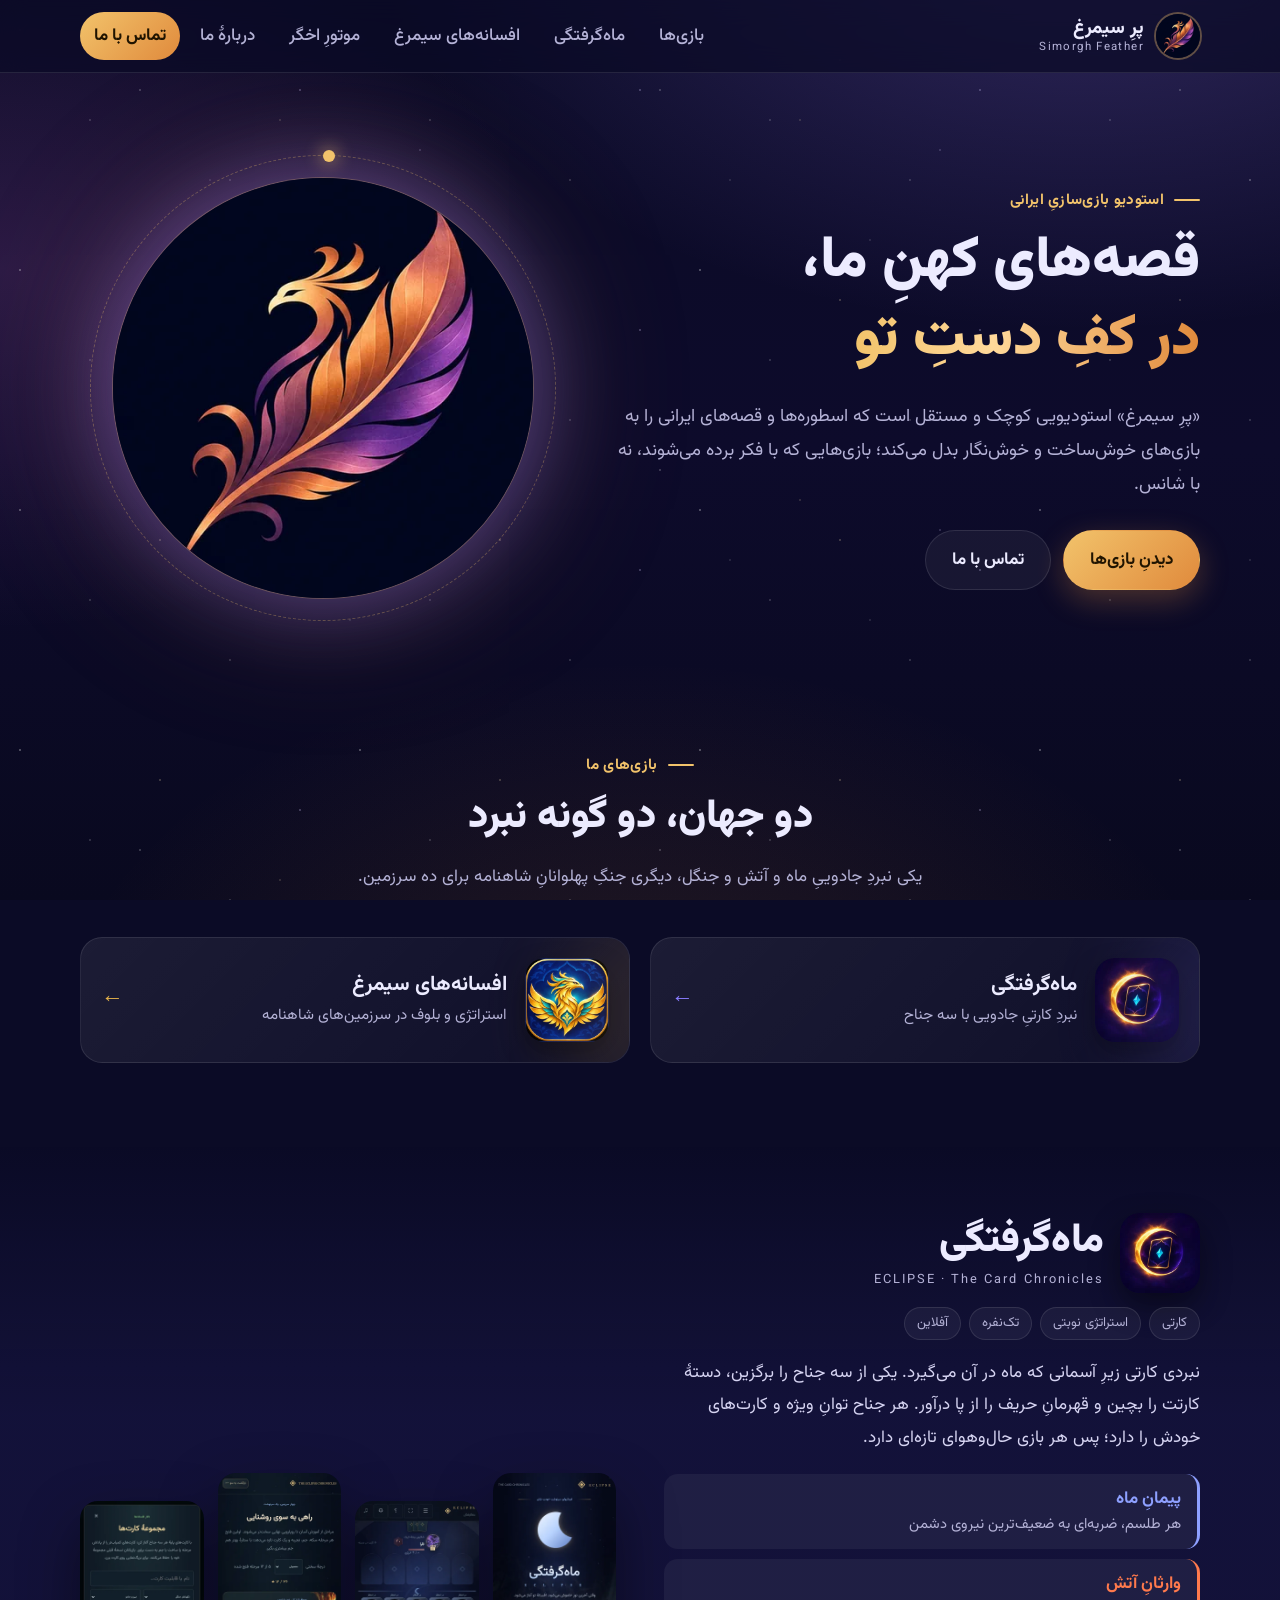
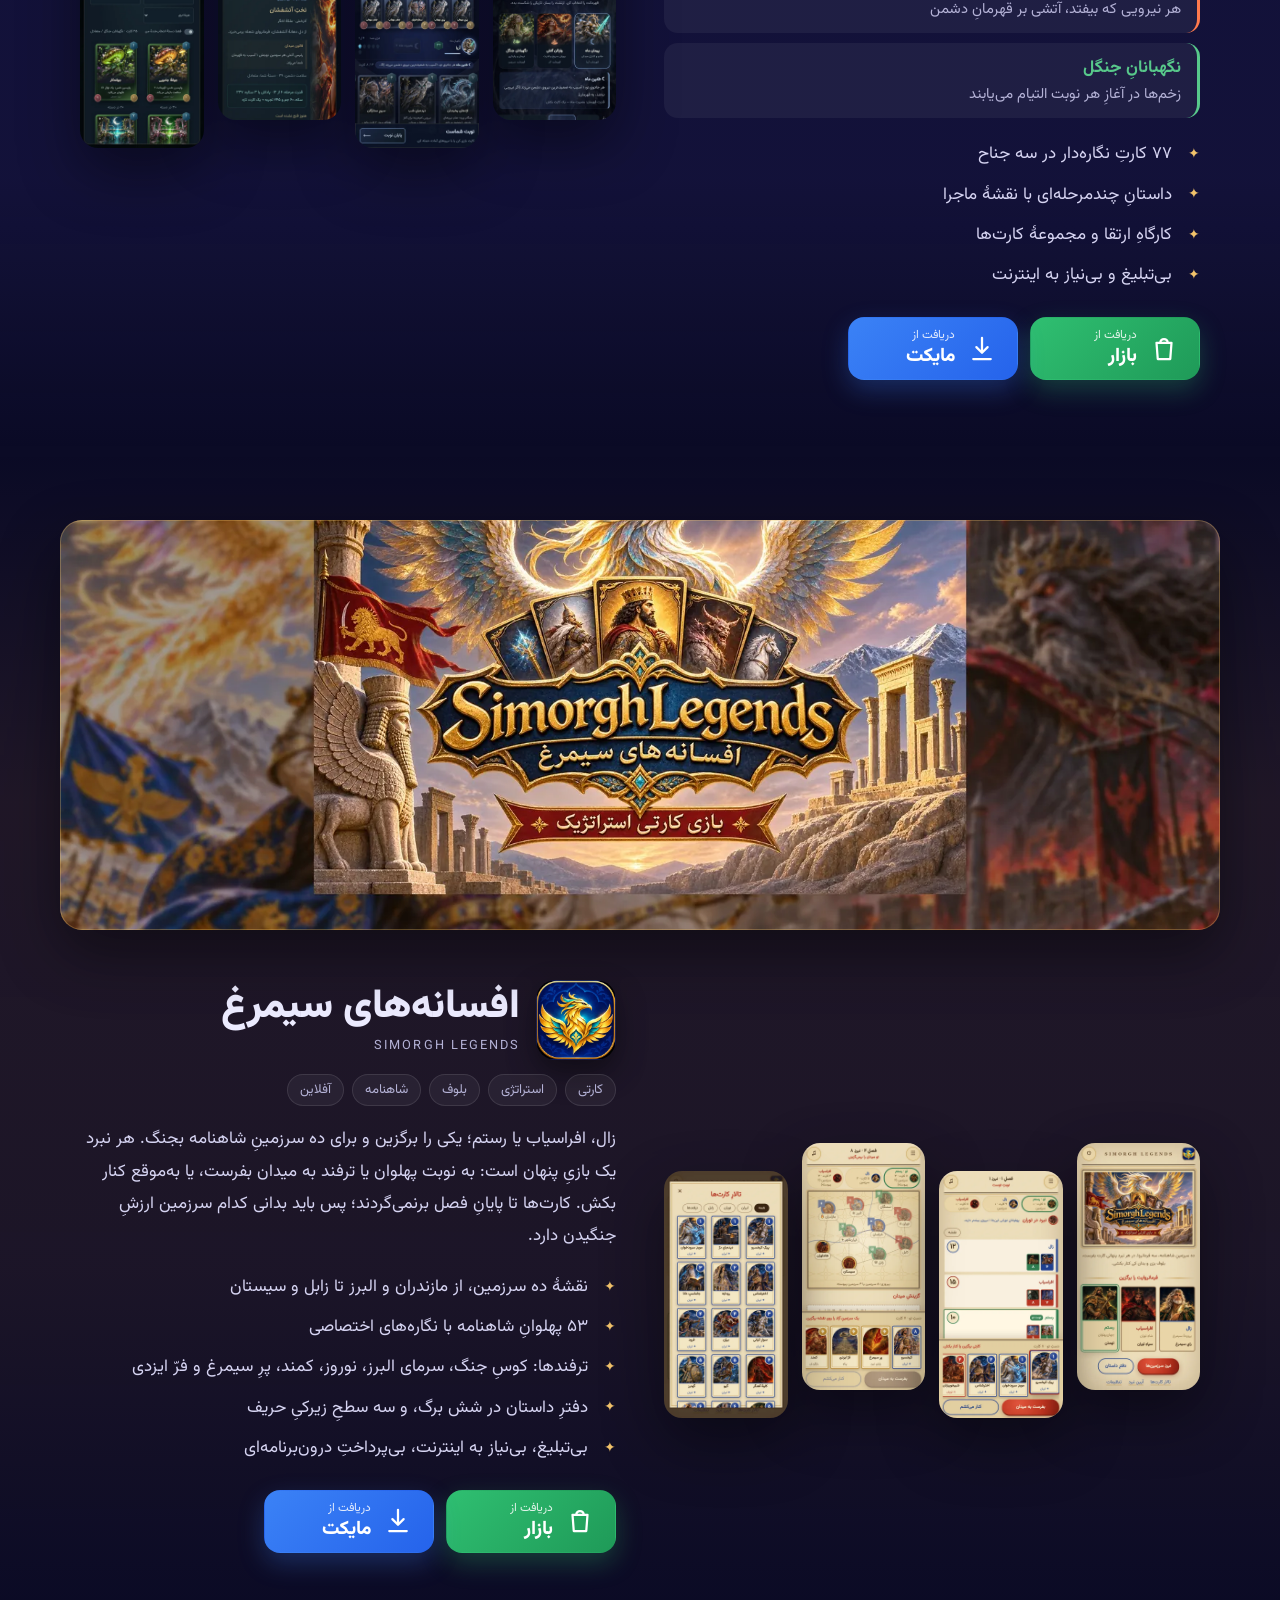
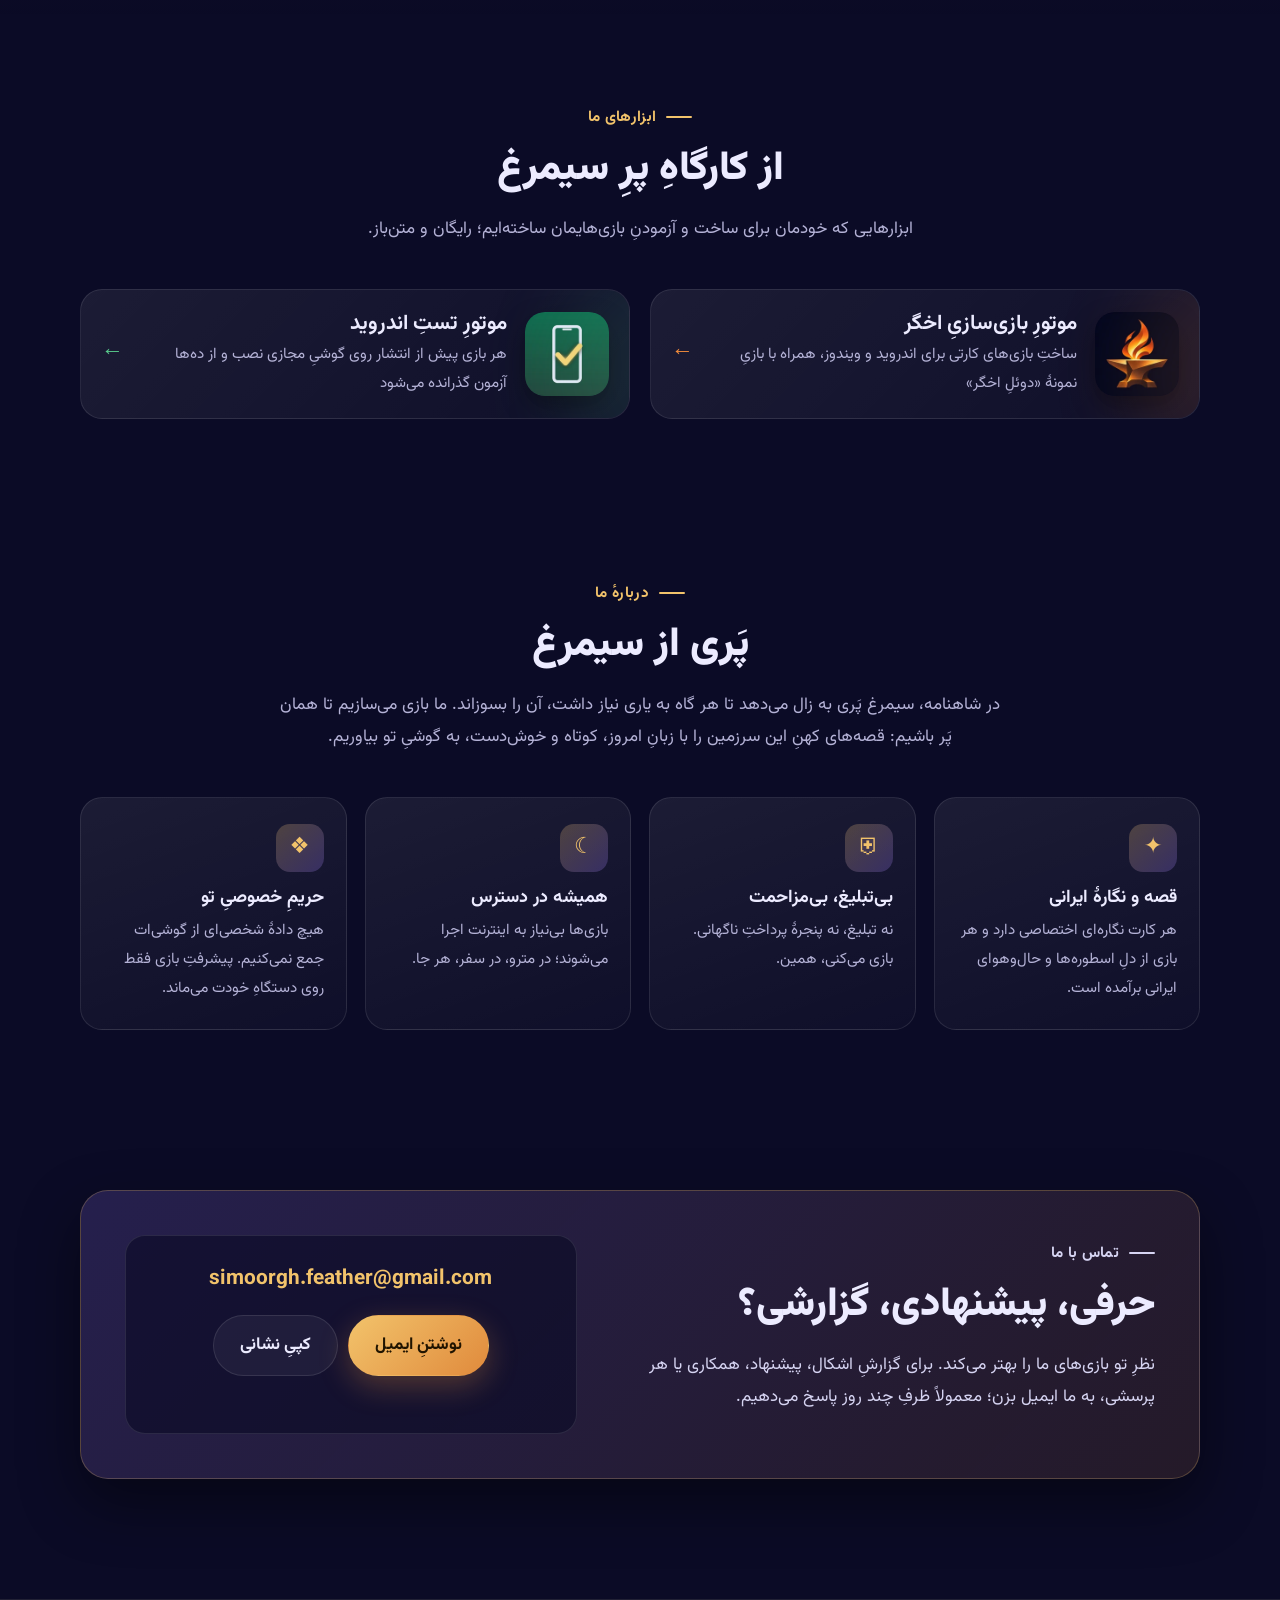
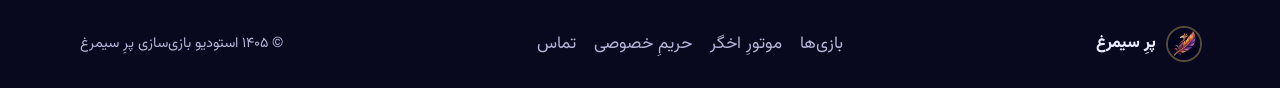
<file: index.html>
<!doctype html>
<html lang="fa" dir="rtl" class="no-js">
<head>
  <meta charset="utf-8">
  <meta name="viewport" content="width=device-width,initial-scale=1,viewport-fit=cover">
  <title>استودیو بازی‌سازی پرِ سیمرغ | Simorgh Feather Studio</title>
  <meta name="description" content="پرِ سیمرغ، استودیوی بازی‌سازیِ ایرانی؛ سازندهٔ بازی‌های کارتیِ ماه‌گرفتگی و افسانه‌های سیمرغ. دریافت از بازار و مایکت.">
  <meta name="theme-color" content="#0b0b26">
  <meta property="og:type" content="website">
  <meta property="og:locale" content="fa_IR">
  <meta property="og:site_name" content="پرِ سیمرغ">
  <meta property="og:title" content="استودیو بازی‌سازی پرِ سیمرغ">
  <meta property="og:description" content="بازی‌های کارتیِ ایرانی: ماه‌گرفتگی و افسانه‌های سیمرغ. دریافت از بازار و مایکت.">
  <meta property="og:image" content="assets/img/og-image.jpg">
  <meta name="twitter:card" content="summary_large_image">
  <link rel="icon" type="image/png" sizes="32x32" href="assets/img/favicon-32.png">
  <link rel="apple-touch-icon" href="assets/img/apple-touch-icon.png">
  <link rel="manifest" href="site.webmanifest">
  <link rel="preload" href="assets/fonts/Vazirmatn.woff2" as="font" type="font/woff2" crossorigin>
  <link rel="stylesheet" href="assets/css/style.css">
</head>
<body>
  <a class="skip" href="#games">پرش به بازی‌ها</a>
  <div class="sky" aria-hidden="true"></div>

  <header class="nav" id="top">
    <div class="wrap nav-row">
      <a class="brand" href="#top" aria-label="پرِ سیمرغ، صفحهٔ نخست">
        <img src="assets/img/studio-logo.webp" width="44" height="44" alt="">
        <span><b>پرِ سیمرغ</b><small>Simorgh Feather</small></span>
      </a>
      <button class="menu-toggle" aria-expanded="false" aria-controls="menu" aria-label="باز کردنِ منو"><span></span><span></span><span></span></button>
      <nav id="menu" class="menu" aria-label="منوی اصلی">
        <a href="#games">بازی‌ها</a>
        <a href="#eclipse">ماه‌گرفتگی</a>
        <a href="#simorgh">افسانه‌های سیمرغ</a>
        <a href="engine.html">موتورِ اخگر</a>
        <a href="#studio">دربارهٔ ما</a>
        <a href="#contact" class="menu-cta">تماس با ما</a>
      </nav>
    </div>
  </header>

  <main>
    <section class="hero">
      <div class="wrap hero-grid">
        <div class="hero-text reveal">
          <p class="eyebrow">استودیو بازی‌سازیِ ایرانی</p>
          <h1>قصه‌های کهنِ ما،<br><span class="gold">در کفِ دستِ تو</span></h1>
          <p class="lead">«پرِ سیمرغ» استودیویی کوچک و مستقل است که اسطوره‌ها و قصه‌های ایرانی را به بازی‌های خوش‌ساخت و خوش‌نگار بدل می‌کند؛ بازی‌هایی که با فکر برده می‌شوند، نه با شانس.</p>
          <div class="hero-actions">
            <a class="btn btn-gold" href="#games">دیدنِ بازی‌ها</a>
            <a class="btn btn-ghost" href="#contact">تماس با ما</a>
          </div>
        </div>
        <div class="hero-art reveal">
          <div class="orbit" aria-hidden="true"></div>
          <img class="hero-logo" src="assets/img/studio-logo.webp" width="420" height="420" alt="نشانِ استودیو پرِ سیمرغ: پَری که به سیمرغ بدل می‌شود">
        </div>
      </div>
    </section>

    <section id="games" class="section">
      <div class="wrap">
        <header class="section-head reveal">
          <p class="eyebrow">بازی‌های ما</p>
          <h2>دو جهان، دو گونه نبرد</h2>
          <p>یکی نبردِ جادوییِ ماه و آتش و جنگل، دیگری جنگِ پهلوانانِ شاهنامه برای ده سرزمین.</p>
        </header>
        <div class="game-cards">
          <a class="game-card reveal" href="#eclipse" style="--accent:#8a7dff">
            <img src="assets/img/eclipse-icon.webp" width="96" height="96" alt="">
            <div><h3>ماه‌گرفتگی</h3><p>نبردِ کارتیِ جادویی با سه جناح</p></div>
            <span class="arrow" aria-hidden="true">←</span>
          </a>
          <a class="game-card reveal" href="#simorgh" style="--accent:#e2b04a">
            <img src="assets/img/simorgh-icon.webp" width="96" height="96" alt="">
            <div><h3>افسانه‌های سیمرغ</h3><p>استراتژی و بلوف در سرزمین‌های شاهنامه</p></div>
            <span class="arrow" aria-hidden="true">←</span>
          </a>
        </div>
      </div>
    </section>

    <!-- ==================== ECLIPSE ==================== -->
    <section id="eclipse" class="game game-eclipse">
      <div class="wrap game-grid">
        <div class="game-info reveal">
          <div class="game-title">
            <img src="assets/img/eclipse-icon.webp" width="88" height="88" alt="آیکونِ بازی ماه‌گرفتگی">
            <div><h2>ماه‌گرفتگی</h2><p class="latin">ECLIPSE · The Card Chronicles</p></div>
          </div>
          <ul class="tags"><li>کارتی</li><li>استراتژی نوبتی</li><li>تک‌نفره</li><li>آفلاین</li></ul>
          <p>نبردی کارتی زیرِ آسمانی که ماه در آن می‌گیرد. یکی از سه جناح را برگزین، دستهٔ کارتت را بچین و قهرمانِ حریف را از پا درآور. هر جناح توانِ ویژه و کارت‌های خودش را دارد؛ پس هر بازی حال‌وهوای تازه‌ای دارد.</p>
          <div class="factions">
            <div class="faction" style="--f:#8ea0ff"><b>پیمانِ ماه</b><span>هر طلسم، ضربه‌ای به ضعیف‌ترین نیروی دشمن</span></div>
            <div class="faction" style="--f:#ff7a4d"><b>وارثانِ آتش</b><span>هر نیرویی که بیفتد، آتشی بر قهرمانِ دشمن</span></div>
            <div class="faction" style="--f:#58c98b"><b>نگهبانانِ جنگل</b><span>زخم‌ها در آغازِ هر نوبت التیام می‌یابند</span></div>
          </div>
          <ul class="features">
            <li>۷۷ کارتِ نگاره‌دار در سه جناح</li>
            <li>داستانِ چندمرحله‌ای با نقشهٔ ماجرا</li>
            <li>کارگاهِ ارتقا و مجموعهٔ کارت‌ها</li>
            <li>بی‌تبلیغ و بی‌نیاز به اینترنت</li>
          </ul>
          <div class="stores" aria-label="دریافتِ ماه‌گرفتگی">
            <a class="store store-bazaar" href="https://cafebazaar.ir/app/ir.mahgereftegi.cards" target="_blank" rel="noopener">
              <svg viewBox="0 0 24 24" aria-hidden="true"><path d="M6 7h12l-1 13H7L6 7Zm3 0a3 3 0 0 1 6 0" fill="none" stroke="currentColor" stroke-width="1.8" stroke-linejoin="round"/></svg>
              <span><small>دریافت از</small><b>بازار</b></span>
            </a>
            <a class="store store-myket" href="https://myket.ir/app/ir.mahgereftegi.cards" target="_blank" rel="noopener">
              <svg viewBox="0 0 24 24" aria-hidden="true"><path d="M12 3v12m0 0-4.5-4.5M12 15l4.5-4.5M5 20h14" fill="none" stroke="currentColor" stroke-width="1.8" stroke-linecap="round" stroke-linejoin="round"/></svg>
              <span><small>دریافت از</small><b>مایکت</b></span>
            </a>
          </div>
        </div>
        <div class="shots reveal" role="list" aria-label="تصویرهای بازی ماه‌گرفتگی">
          <button class="shot" role="listitem" data-full="assets/img/eclipse-shot-1.webp"><img src="assets/img/eclipse-shot-1.webp" width="540" height="1080" loading="lazy" alt="منوی اصلیِ ماه‌گرفتگی و انتخابِ جناح"></button>
          <button class="shot" role="listitem" data-full="assets/img/eclipse-shot-2.webp"><img src="assets/img/eclipse-shot-2.webp" width="540" height="1080" loading="lazy" alt="صحنهٔ نبردِ کارتی"></button>
          <button class="shot" role="listitem" data-full="assets/img/eclipse-shot-3.webp"><img src="assets/img/eclipse-shot-3.webp" width="540" height="1080" loading="lazy" alt="مراحلِ داستان"></button>
          <button class="shot" role="listitem" data-full="assets/img/eclipse-shot-4.webp"><img src="assets/img/eclipse-shot-4.webp" width="540" height="1080" loading="lazy" alt="مجموعهٔ کارت‌ها"></button>
        </div>
      </div>
    </section>

    <!-- ==================== SIMORGH LEGENDS ==================== -->
    <section id="simorgh" class="game game-simorgh">
      <div class="simorgh-banner reveal" role="img" aria-label="نگارهٔ افسانه‌های سیمرغ: سیمرغ بر فرازِ تخت‌جمشید و کارت‌های پهلوانان"></div>
      <div class="wrap game-grid reverse">
        <div class="game-info reveal">
          <div class="game-title">
            <img src="assets/img/simorgh-icon.webp" width="88" height="88" alt="آیکونِ بازی افسانه‌های سیمرغ">
            <div><h2>افسانه‌های سیمرغ</h2><p class="latin">SIMORGH LEGENDS</p></div>
          </div>
          <ul class="tags"><li>کارتی</li><li>استراتژی</li><li>بلوف</li><li>شاهنامه</li><li>آفلاین</li></ul>
          <p>زال، افراسیاب یا رستم؛ یکی را برگزین و برای ده سرزمینِ شاهنامه بجنگ. هر نبرد یک بازیِ پنهان است: به نوبت پهلوان یا ترفند به میدان بفرست، یا به‌موقع کنار بکش. کارت‌ها تا پایانِ فصل برنمی‌گردند؛ پس باید بدانی کدام سرزمین ارزشِ جنگیدن دارد.</p>
          <ul class="features">
            <li>نقشهٔ ده سرزمین، از مازندران و البرز تا زابل و سیستان</li>
            <li>۵۳ پهلوانِ شاهنامه با نگاره‌های اختصاصی</li>
            <li>ترفندها: کوسِ جنگ، سرمای البرز، نوروز، کمند، پرِ سیمرغ و فرّ ایزدی</li>
            <li>دفترِ داستان در شش برگ، و سه سطحِ زیرکیِ حریف</li>
            <li>بی‌تبلیغ، بی‌نیاز به اینترنت، بی‌پرداختِ درون‌برنامه‌ای</li>
          </ul>
          <div class="stores" aria-label="دریافتِ افسانه‌های سیمرغ">
            <a class="store store-bazaar" href="https://cafebazaar.ir/app/ir.simorghlegends.cards" target="_blank" rel="noopener">
              <svg viewBox="0 0 24 24" aria-hidden="true"><path d="M6 7h12l-1 13H7L6 7Zm3 0a3 3 0 0 1 6 0" fill="none" stroke="currentColor" stroke-width="1.8" stroke-linejoin="round"/></svg>
              <span><small>دریافت از</small><b>بازار</b></span>
            </a>
            <a class="store store-myket" href="https://myket.ir/app/ir.simorghlegends.cards" target="_blank" rel="noopener">
              <svg viewBox="0 0 24 24" aria-hidden="true"><path d="M12 3v12m0 0-4.5-4.5M12 15l4.5-4.5M5 20h14" fill="none" stroke="currentColor" stroke-width="1.8" stroke-linecap="round" stroke-linejoin="round"/></svg>
              <span><small>دریافت از</small><b>مایکت</b></span>
            </a>
          </div>
        </div>
        <div class="shots reveal" role="list" aria-label="تصویرهای بازی افسانه‌های سیمرغ">
          <button class="shot" role="listitem" data-full="assets/img/simorgh-shot-1.webp"><img src="assets/img/simorgh-shot-1.webp" width="540" height="1080" loading="lazy" alt="منوی اصلی و انتخابِ فرمانروا"></button>
          <button class="shot" role="listitem" data-full="assets/img/simorgh-shot-2.webp"><img src="assets/img/simorgh-shot-2.webp" width="540" height="1080" loading="lazy" alt="نبرد بر سرِ یک سرزمین"></button>
          <button class="shot" role="listitem" data-full="assets/img/simorgh-shot-3.webp"><img src="assets/img/simorgh-shot-3.webp" width="540" height="1080" loading="lazy" alt="نقشهٔ سرزمین‌های شاهنامه"></button>
          <button class="shot" role="listitem" data-full="assets/img/simorgh-shot-4.webp"><img src="assets/img/simorgh-shot-4.webp" width="540" height="1080" loading="lazy" alt="تالارِ کارت‌های پهلوانان"></button>
        </div>
      </div>
    </section>

    <section id="tools" class="section">
      <div class="wrap">
        <header class="section-head reveal">
          <p class="eyebrow">ابزارهای ما</p>
          <h2>از کارگاهِ پرِ سیمرغ</h2>
          <p>ابزارهایی که خودمان برای ساخت و آزمودنِ بازی‌هایمان ساخته‌ایم؛ رایگان و متن‌باز.</p>
        </header>
        <div class="tool-cards">
          <a class="game-card reveal" href="engine.html" style="--accent:#f28c3c">
            <img src="assets/img/akhgar-icon.webp" width="96" height="96" alt="">
            <div><h3>موتورِ بازی‌سازیِ اخگر</h3><p>ساختِ بازی‌های کارتی برای اندروید و ویندوز، همراه با بازیِ نمونهٔ «دوئلِ اخگر»</p></div>
            <span class="arrow" aria-hidden="true">←</span>
          </a>
          <a class="game-card reveal" href="engine.html#test-engine" style="--accent:#58c98b">
            <img src="assets/img/test-engine-icon.webp" width="96" height="96" alt="">
            <div><h3>موتورِ تستِ اندروید</h3><p>هر بازی پیش از انتشار روی گوشیِ مجازی نصب و از ده‌ها آزمون گذرانده می‌شود</p></div>
            <span class="arrow" aria-hidden="true">←</span>
          </a>
        </div>
      </div>
    </section>

    <section id="studio" class="section">
      <div class="wrap">
        <header class="section-head reveal">
          <p class="eyebrow">دربارهٔ ما</p>
          <h2>پَری از سیمرغ</h2>
          <p>در شاهنامه، سیمرغ پَری به زال می‌دهد تا هر گاه به یاری نیاز داشت، آن را بسوزاند. ما بازی می‌سازیم تا همان پَر باشیم: قصه‌های کهنِ این سرزمین را با زبانِ امروز، کوتاه و خوش‌دست، به گوشیِ تو بیاوریم.</p>
        </header>
        <div class="values">
          <article class="value reveal"><span class="vicon" aria-hidden="true">✦</span><h3>قصه و نگارهٔ ایرانی</h3><p>هر کارت نگاره‌ای اختصاصی دارد و هر بازی از دلِ اسطوره‌ها و حال‌وهوای ایرانی برآمده است.</p></article>
          <article class="value reveal"><span class="vicon" aria-hidden="true">⛨</span><h3>بی‌تبلیغ، بی‌مزاحمت</h3><p>نه تبلیغ، نه پنجرهٔ پرداختِ ناگهانی. بازی می‌کنی، همین.</p></article>
          <article class="value reveal"><span class="vicon" aria-hidden="true">☾</span><h3>همیشه در دسترس</h3><p>بازی‌ها بی‌نیاز به اینترنت اجرا می‌شوند؛ در مترو، در سفر، هر جا.</p></article>
          <article class="value reveal"><span class="vicon" aria-hidden="true">❖</span><h3>حریمِ خصوصیِ تو</h3><p>هیچ دادهٔ شخصی‌ای از گوشی‌ات جمع نمی‌کنیم. پیشرفتِ بازی فقط روی دستگاهِ خودت می‌ماند.</p></article>
        </div>
      </div>
    </section>

    <section id="contact" class="section contact">
      <div class="wrap">
        <div class="contact-card reveal">
          <div>
            <p class="eyebrow">تماس با ما</p>
            <h2>حرفی، پیشنهادی، گزارشی؟</h2>
            <p>نظرِ تو بازی‌های ما را بهتر می‌کند. برای گزارشِ اشکال، پیشنهاد، همکاری یا هر پرسشی، به ما ایمیل بزن؛ معمولاً ظرفِ چند روز پاسخ می‌دهیم.</p>
          </div>
          <div class="mail-box">
            <a class="mail" href="mailto:simoorgh.feather@gmail.com" dir="ltr">simoorgh.feather@gmail.com</a>
            <div class="mail-actions">
              <a class="btn btn-gold" href="mailto:simoorgh.feather@gmail.com?subject=%D9%BE%DB%8C%D8%A7%D9%85%20%D8%A7%D8%B2%20%D9%88%D8%A8%E2%80%8C%D8%B3%D8%A7%DB%8C%D8%AA">نوشتنِ ایمیل</a>
              <button class="btn btn-ghost copy" type="button" data-copy="simoorgh.feather@gmail.com">کپیِ نشانی</button>
            </div>
            <p class="copy-done" role="status" aria-live="polite"></p>
          </div>
        </div>
      </div>
    </section>
  </main>

  <footer class="footer">
    <div class="wrap footer-row">
      <div class="brand small"><img src="assets/img/studio-logo.webp" width="32" height="32" alt=""><span><b>پرِ سیمرغ</b></span></div>
      <nav aria-label="پیوندهای پایینی"><a href="#games">بازی‌ها</a><a href="engine.html">موتورِ اخگر</a><a href="privacy.html">حریمِ خصوصی</a><a href="#contact">تماس</a></nav>
      <p>© <span id="year">۱۴۰۵</span> استودیو بازی‌سازی پرِ سیمرغ</p>
    </div>
  </footer>

  <div class="lightbox" hidden role="dialog" aria-modal="true" aria-label="نمایشِ بزرگِ تصویر">
    <button class="lb-close" type="button" aria-label="بستن">×</button>
    <button class="lb-nav lb-prev" type="button" aria-label="تصویرِ قبلی">›</button>
    <img alt="">
    <button class="lb-nav lb-next" type="button" aria-label="تصویرِ بعدی">‹</button>
  </div>

  <script src="assets/js/main.js" defer></script>
</body>
</html>
</file>
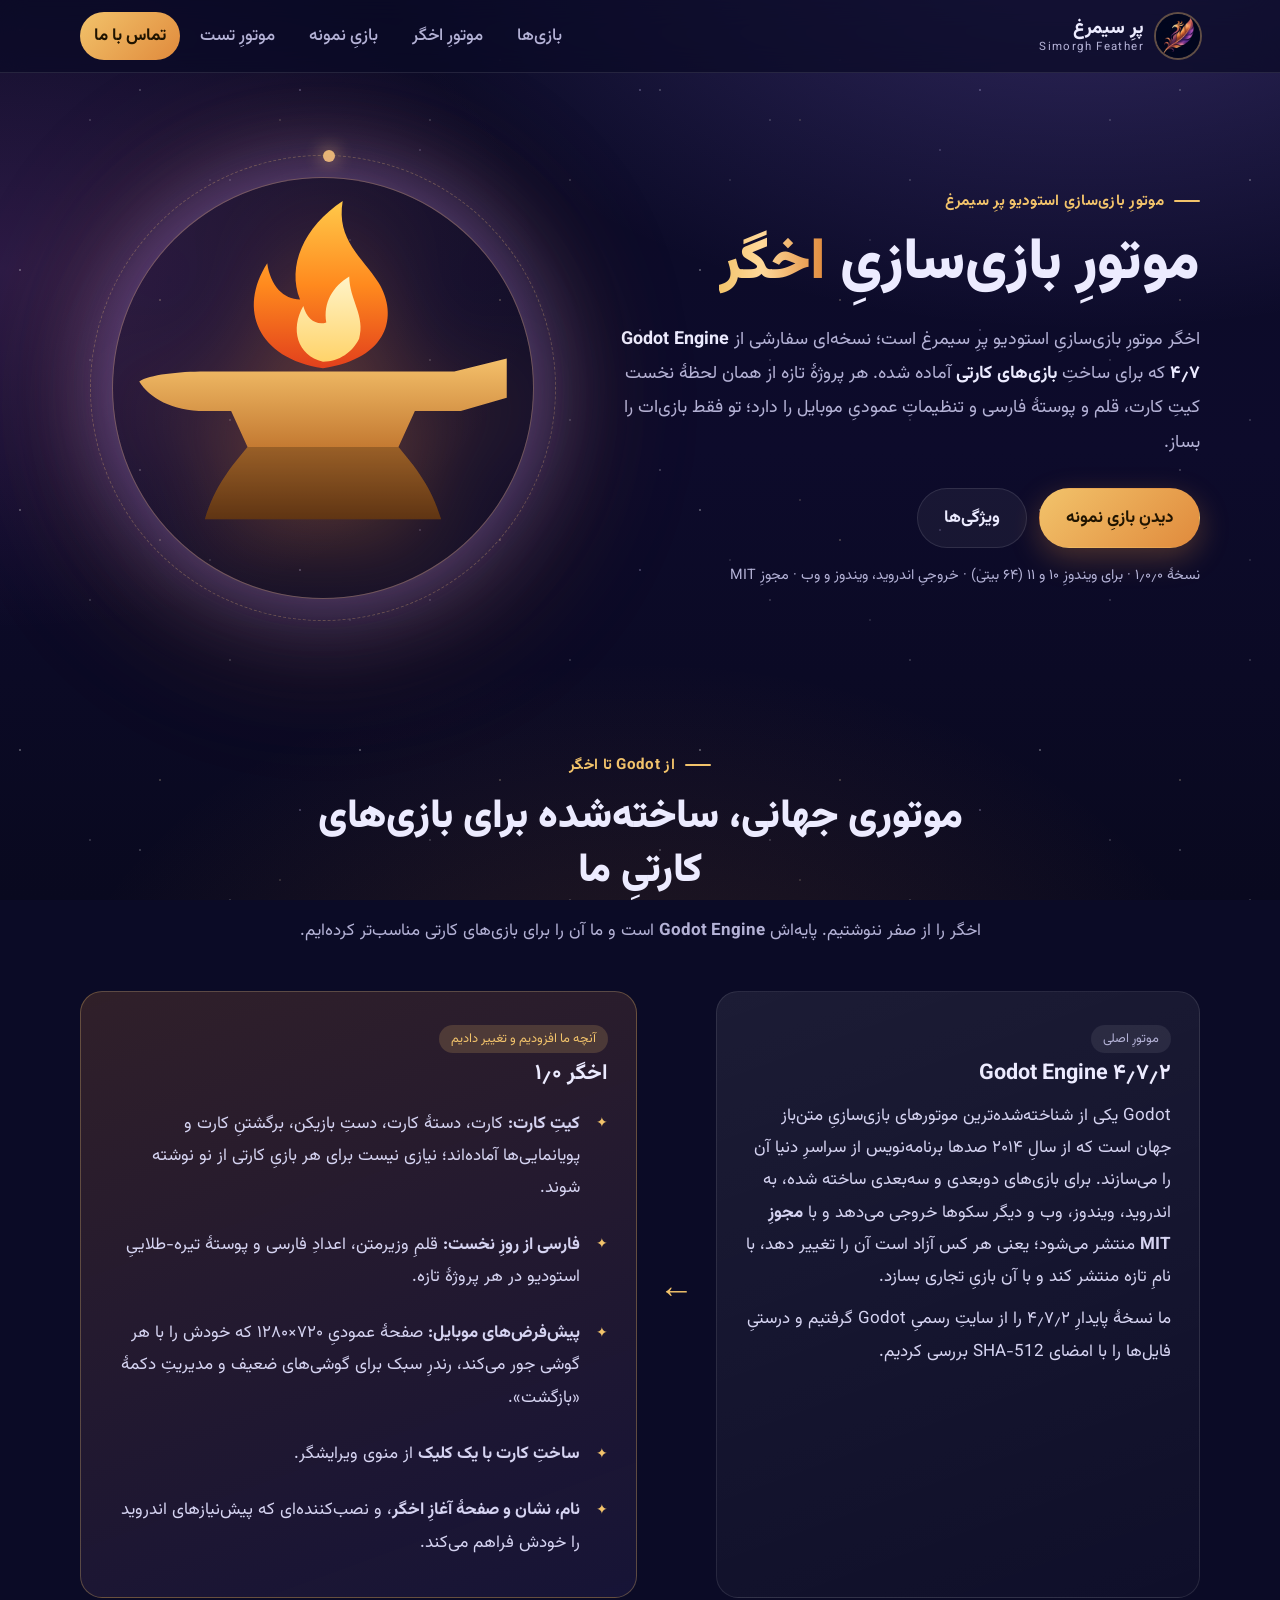
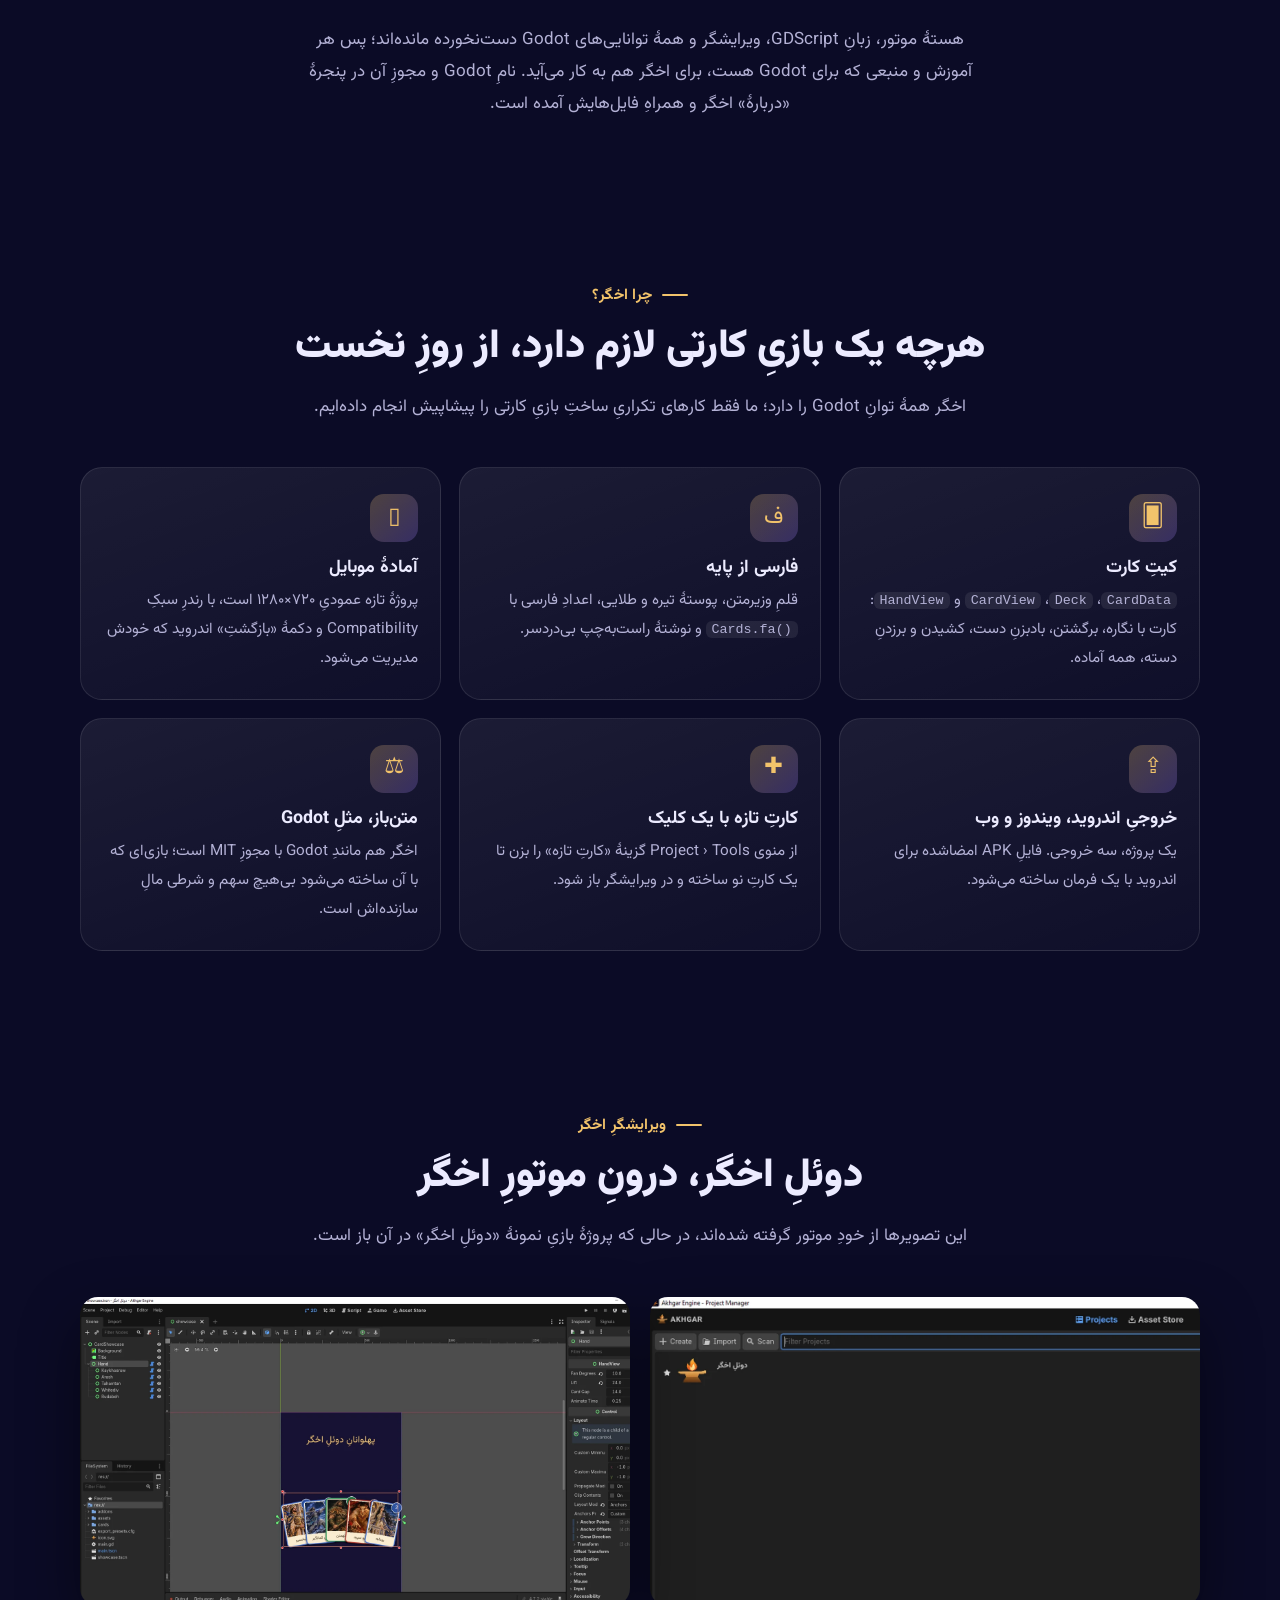
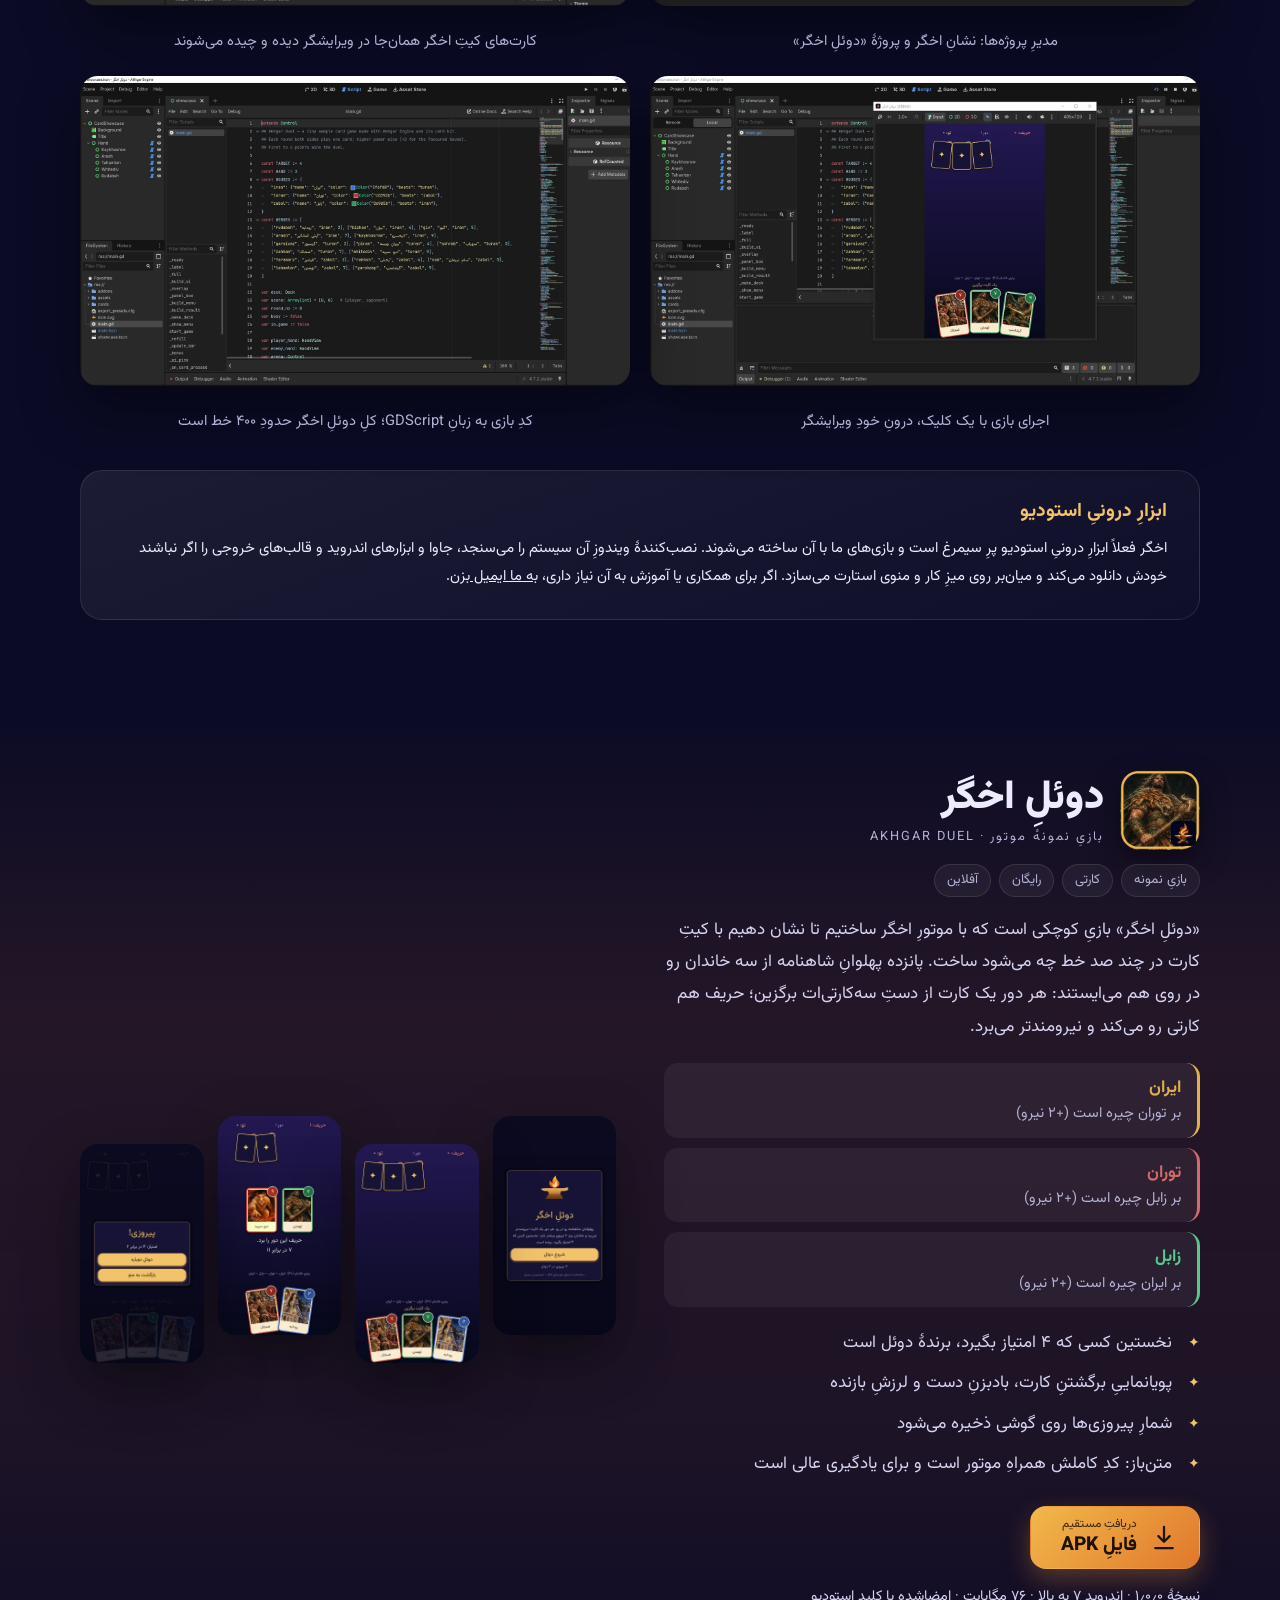
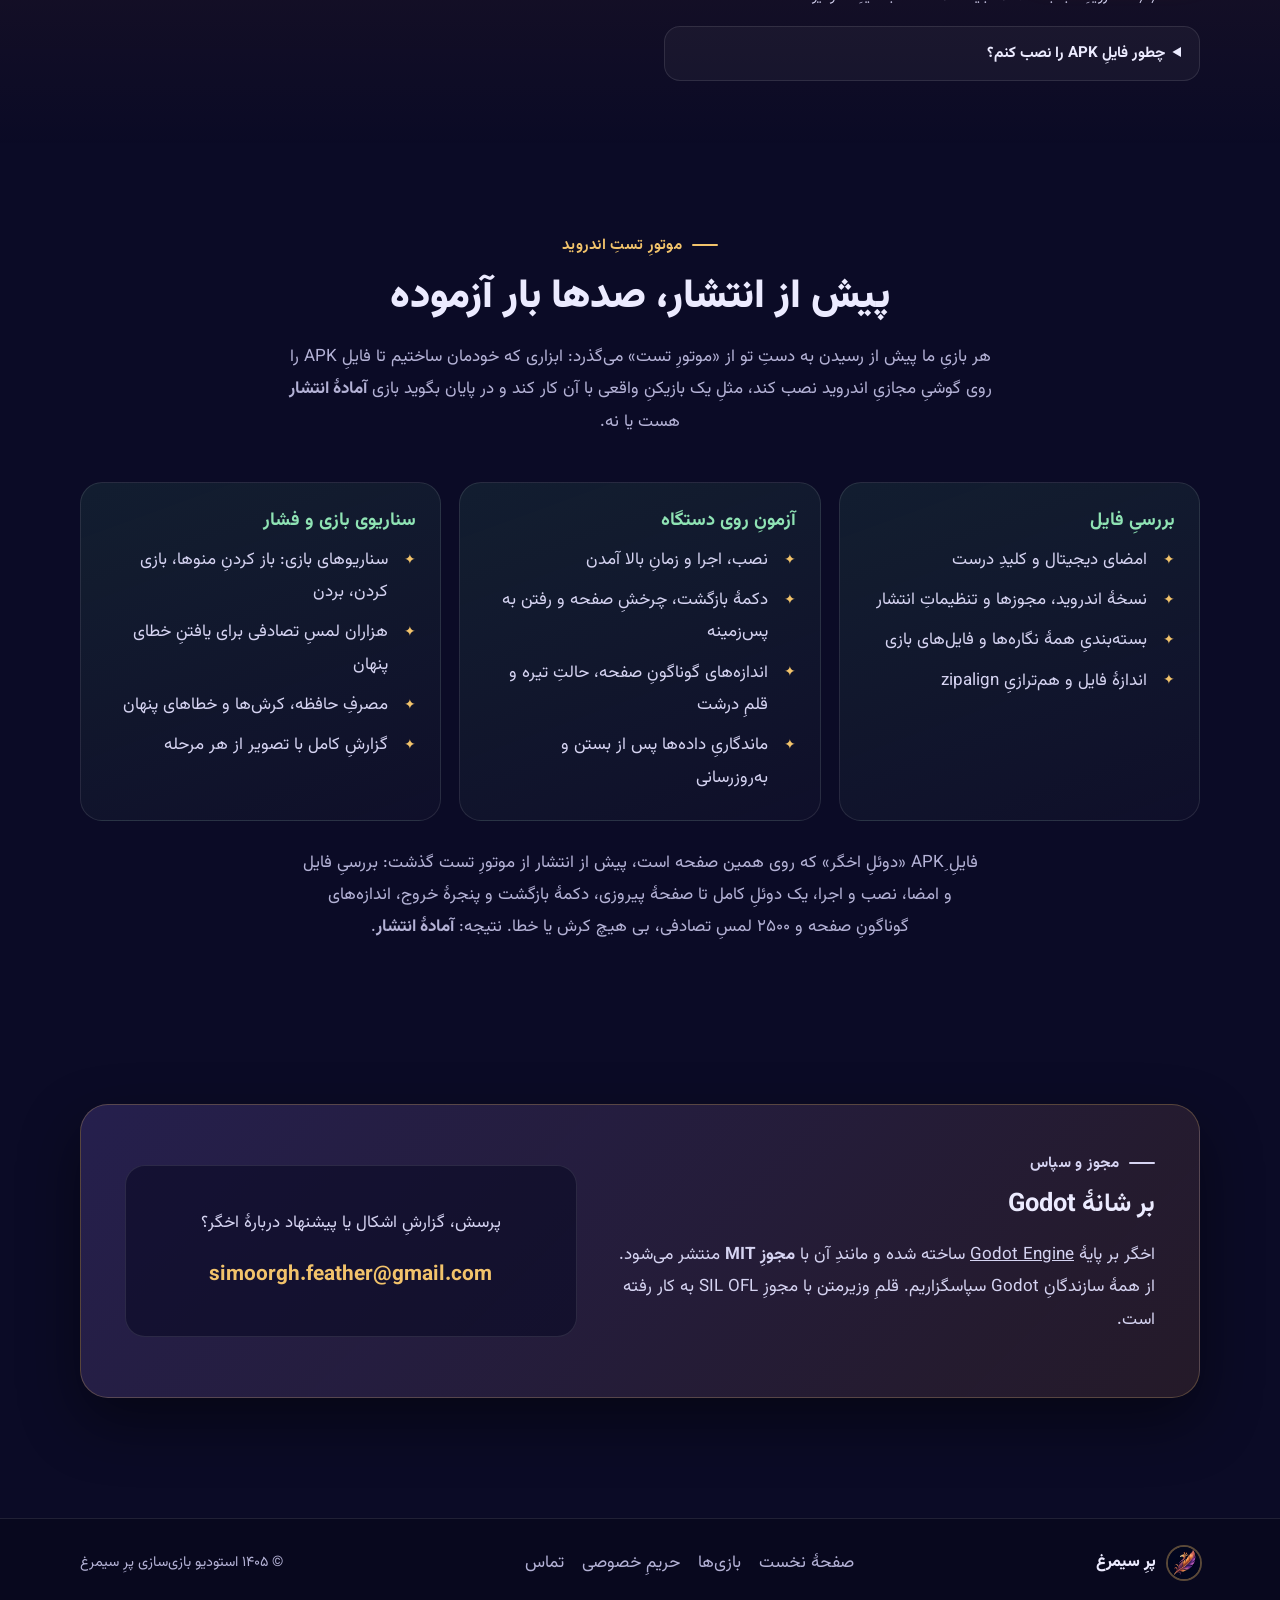
<file: engine.html>
<!doctype html>
<html lang="fa" dir="rtl" class="no-js">
<head>
  <meta charset="utf-8">
  <meta name="viewport" content="width=device-width,initial-scale=1,viewport-fit=cover">
  <title>موتورِ بازی‌سازیِ اخگر | Akhgar Engine</title>
  <meta name="description" content="اخگر، موتورِ بازی‌سازیِ رایگان و متن‌بازِ استودیو پرِ سیمرغ برای ساختِ بازی‌های کارتی؛ بر پایهٔ Godot و با مجوزِ MIT. همراه با بازیِ نمونهٔ دوئلِ اخگر و موتورِ تستِ اندروید.">
  <meta name="theme-color" content="#0b0b26">
  <meta property="og:type" content="website">
  <meta property="og:locale" content="fa_IR">
  <meta property="og:site_name" content="پرِ سیمرغ">
  <meta property="og:title" content="موتورِ بازی‌سازیِ اخگر">
  <meta property="og:description" content="موتورِ رایگان و متن‌باز برای ساختِ بازی‌های کارتیِ اندروید و ویندوز.">
  <meta property="og:image" content="assets/img/akhgar-og.png">
  <meta name="twitter:card" content="summary_large_image">
  <link rel="icon" type="image/png" sizes="32x32" href="assets/img/favicon-32.png">
  <link rel="apple-touch-icon" href="assets/img/apple-touch-icon.png">
  <link rel="manifest" href="site.webmanifest">
  <link rel="preload" href="assets/fonts/Vazirmatn.woff2" as="font" type="font/woff2" crossorigin>
  <link rel="stylesheet" href="assets/css/style.css">
</head>
<body class="engine-page">
  <a class="skip" href="#engine">پرش به محتوا</a>
  <div class="sky" aria-hidden="true"></div>

  <header class="nav" id="top">
    <div class="wrap nav-row">
      <a class="brand" href="index.html" aria-label="پرِ سیمرغ، صفحهٔ نخست">
        <img src="assets/img/studio-logo.webp" width="44" height="44" alt="">
        <span><b>پرِ سیمرغ</b><small>Simorgh Feather</small></span>
      </a>
      <button class="menu-toggle" aria-expanded="false" aria-controls="menu" aria-label="باز کردنِ منو"><span></span><span></span><span></span></button>
      <nav id="menu" class="menu" aria-label="منوی اصلی">
        <a href="index.html#games">بازی‌ها</a>
        <a href="#engine" aria-current="page">موتورِ اخگر</a>
        <a href="#duel">بازیِ نمونه</a>
        <a href="#test-engine">موتورِ تست</a>
        <a href="index.html#contact" class="menu-cta">تماس با ما</a>
      </nav>
    </div>
  </header>

  <main>
    <!-- ==================== HERO ==================== -->
    <section class="hero" id="engine">
      <div class="wrap hero-grid">
        <div class="hero-text reveal">
          <p class="eyebrow">موتورِ بازی‌سازیِ استودیو پرِ سیمرغ</p>
          <h1>موتورِ بازی‌سازیِ <span class="gold">اخگر</span></h1>
          <p class="lead">اخگر موتورِ بازی‌سازیِ استودیو پرِ سیمرغ است؛ نسخه‌ای سفارشی از <b>Godot Engine ۴٫۷</b> که برای ساختِ <b>بازی‌های کارتی</b> آماده شده. هر پروژهٔ تازه از همان لحظهٔ نخست کیتِ کارت، قلم و پوستهٔ فارسی و تنظیماتِ عمودیِ موبایل را دارد؛ تو فقط بازی‌ات را بساز.</p>
          <div class="hero-actions">
            <a class="btn btn-gold" href="#duel">دیدنِ بازیِ نمونه</a>
            <a class="btn btn-ghost" href="#features">ویژگی‌ها</a>
          </div>
          <p class="dl-meta">نسخهٔ ۱٫۰٫۰ · برای ویندوزِ ۱۰ و ۱۱ (۶۴ بیتی) · خروجیِ اندروید، ویندوز و وب · مجوزِ MIT</p>
        </div>
        <div class="hero-art reveal">
          <div class="orbit" aria-hidden="true"></div>
          <img class="hero-logo" src="assets/img/akhgar-mark.svg" width="420" height="420" alt="نشانِ موتورِ اخگر: سندانی که شعله‌ای از آن برمی‌خیزد">
        </div>
      </div>
    </section>

    <!-- ==================== GODOT → AKHGAR ==================== -->
    <section class="section" id="origin">
      <div class="wrap">
        <header class="section-head reveal">
          <p class="eyebrow">از Godot تا اخگر</p>
          <h2>موتوری جهانی، ساخته‌شده برای بازی‌های کارتیِ ما</h2>
          <p>اخگر را از صفر ننوشتیم. پایه‌اش <b>Godot Engine</b> است و ما آن را برای بازی‌های کارتی مناسب‌تر کرده‌ایم.</p>
        </header>
        <div class="origin">
          <article class="origin-card reveal">
            <span class="origin-tag">موتورِ اصلی</span>
            <h3>Godot Engine ۴٫۷٫۲</h3>
            <p>Godot یکی از شناخته‌شده‌ترین موتورهای بازی‌سازیِ متن‌باز جهان است که از سالِ ۲۰۱۴ صدها برنامه‌نویس از سراسرِ دنیا آن را می‌سازند. برای بازی‌های دوبعدی و سه‌بعدی ساخته شده، به اندروید، ویندوز، وب و دیگر سکوها خروجی می‌دهد و با <b>مجوزِ MIT</b> منتشر می‌شود؛ یعنی هر کس آزاد است آن را تغییر دهد، با نامِ تازه منتشر کند و با آن بازیِ تجاری بسازد.</p>
            <p class="muted">ما نسخهٔ پایدارِ ۴٫۷٫۲ را از سایتِ رسمیِ Godot گرفتیم و درستیِ فایل‌ها را با امضای SHA-512 بررسی کردیم.</p>
          </article>
          <div class="origin-arrow" aria-hidden="true">←</div>
          <article class="origin-card akhgar reveal">
            <span class="origin-tag">آنچه ما افزودیم و تغییر دادیم</span>
            <h3>اخگر ۱٫۰</h3>
            <ul class="features">
              <li><b>کیتِ کارت:</b> کارت، دستهٔ کارت، دستِ بازیکن، برگشتنِ کارت و پویانمایی‌ها آماده‌اند؛ نیازی نیست برای هر بازیِ کارتی از نو نوشته شوند.</li>
              <li><b>فارسی از روزِ نخست:</b> قلمِ وزیرمتن، اعدادِ فارسی و پوستهٔ تیره-طلاییِ استودیو در هر پروژهٔ تازه.</li>
              <li><b>پیش‌فرض‌های موبایل:</b> صفحهٔ عمودیِ ۷۲۰×۱۲۸۰ که خودش را با هر گوشی جور می‌کند، رندرِ سبک برای گوشی‌های ضعیف و مدیریتِ دکمهٔ «بازگشت».</li>
              <li><b>ساختِ کارت با یک کلیک</b> از منوی ویرایشگر.</li>
              <li><b>نام، نشان و صفحهٔ آغازِ اخگر</b>، و نصب‌کننده‌ای که پیش‌نیازهای اندروید را خودش فراهم می‌کند.</li>
            </ul>
          </article>
        </div>
        <p class="te-note reveal">هستهٔ موتور، زبانِ GDScript، ویرایشگر و همهٔ توانایی‌های Godot دست‌نخورده مانده‌اند؛ پس هر آموزش و منبعی که برای Godot هست، برای اخگر هم به کار می‌آید. نامِ Godot و مجوزِ آن در پنجرهٔ «دربارهٔ» اخگر و همراهِ فایل‌هایش آمده است.</p>
      </div>
    </section>

    <!-- ==================== FEATURES ==================== -->
    <section class="section" id="features">
      <div class="wrap">
        <header class="section-head reveal">
          <p class="eyebrow">چرا اخگر؟</p>
          <h2>هرچه یک بازیِ کارتی لازم دارد، از روزِ نخست</h2>
          <p>اخگر همهٔ توانِ Godot را دارد؛ ما فقط کارهای تکراریِ ساختِ بازیِ کارتی را پیشاپیش انجام داده‌ایم.</p>
        </header>
        <div class="values">
          <article class="value reveal"><span class="vicon" aria-hidden="true">🂠</span><h3>کیتِ کارت</h3><p><code>CardData</code>، <code>Deck</code>، <code>CardView</code> و <code>HandView</code>: کارت با نگاره، برگشتن، بادبزنِ دست، کشیدن و برزدنِ دسته، همه آماده.</p></article>
          <article class="value reveal"><span class="vicon" aria-hidden="true">ف</span><h3>فارسی از پایه</h3><p>قلمِ وزیرمتن، پوستهٔ تیره و طلایی، اعدادِ فارسی با <code>Cards.fa()</code> و نوشتهٔ راست‌به‌چپ بی‌دردسر.</p></article>
          <article class="value reveal"><span class="vicon" aria-hidden="true">▯</span><h3>آمادهٔ موبایل</h3><p>پروژهٔ تازه عمودیِ ۷۲۰×۱۲۸۰ است، با رندرِ سبکِ Compatibility و دکمهٔ «بازگشتِ» اندروید که خودش مدیریت می‌شود.</p></article>
          <article class="value reveal"><span class="vicon" aria-hidden="true">⇪</span><h3>خروجیِ اندروید، ویندوز و وب</h3><p>یک پروژه، سه خروجی. فایلِ APK امضاشده برای اندروید با یک فرمان ساخته می‌شود.</p></article>
          <article class="value reveal"><span class="vicon" aria-hidden="true">✚</span><h3>کارتِ تازه با یک کلیک</h3><p>از منوی Project › Tools گزینهٔ «کارتِ تازه» را بزن تا یک کارتِ نو ساخته و در ویرایشگر باز شود.</p></article>
          <article class="value reveal"><span class="vicon" aria-hidden="true">⚖</span><h3>متن‌باز، مثلِ Godot</h3><p>اخگر هم مانندِ Godot با مجوزِ MIT است؛ بازی‌ای که با آن ساخته می‌شود بی‌هیچ سهم و شرطی مالِ سازنده‌اش است.</p></article>
        </div>
      </div>
    </section>

    <!-- ==================== EDITOR SHOTS ==================== -->
    <section class="section" id="editor">
      <div class="wrap">
        <header class="section-head reveal">
          <p class="eyebrow">ویرایشگرِ اخگر</p>
          <h2>دوئلِ اخگر، درونِ موتورِ اخگر</h2>
          <p>این تصویرها از خودِ موتور گرفته شده‌اند، در حالی که پروژهٔ بازیِ نمونهٔ «دوئلِ اخگر» در آن باز است.</p>
        </header>
        <div class="wide-shots reveal" role="list" aria-label="تصویرهای ویرایشگرِ اخگر با پروژهٔ دوئلِ اخگر">
          <figure class="wide-fig" role="listitem"><button class="shot wide" data-full="assets/img/akhgar-editor-1.webp"><img src="assets/img/akhgar-editor-1.webp" width="1280" height="720" loading="lazy" alt="مدیرِ پروژه‌های اخگر با پروژهٔ دوئلِ اخگر"></button><figcaption>مدیرِ پروژه‌ها: نشانِ اخگر و پروژهٔ «دوئلِ اخگر»</figcaption></figure>
          <figure class="wide-fig" role="listitem"><button class="shot wide" data-full="assets/img/akhgar-editor-2.webp"><img src="assets/img/akhgar-editor-2.webp" width="1600" height="900" loading="lazy" alt="کارت‌های کیتِ اخگر درونِ ویرایشگر"></button><figcaption>کارت‌های کیتِ اخگر همان‌جا در ویرایشگر دیده و چیده می‌شوند</figcaption></figure>
          <figure class="wide-fig" role="listitem"><button class="shot wide" data-full="assets/img/akhgar-editor-3.webp"><img src="assets/img/akhgar-editor-3.webp" width="1600" height="900" loading="lazy" alt="اجرای دوئلِ اخگر از درونِ ویرایشگر"></button><figcaption>اجرای بازی با یک کلیک، درونِ خودِ ویرایشگر</figcaption></figure>
          <figure class="wide-fig" role="listitem"><button class="shot wide" data-full="assets/img/akhgar-editor-4.webp"><img src="assets/img/akhgar-editor-4.webp" width="1600" height="900" loading="lazy" alt="کدِ دوئلِ اخگر در ویرایشگرِ اسکریپت"></button><figcaption>کدِ بازی به زبانِ GDScript؛ کلِ دوئلِ اخگر حدودِ ۴۰۰ خط است</figcaption></figure>
        </div>
        <div class="install-steps reveal">
          <h3>ابزارِ درونیِ استودیو</h3>
          <p>اخگر فعلاً ابزارِ درونیِ استودیو پرِ سیمرغ است و بازی‌های ما با آن ساخته می‌شوند. نصب‌کنندهٔ ویندوزِ آن سیستم را می‌سنجد، جاوا و ابزارهای اندروید و قالب‌های خروجی را اگر نباشند خودش دانلود می‌کند و میان‌بر روی میزِ کار و منوی استارت می‌سازد. اگر برای همکاری یا آموزش به آن نیاز داری، <a href="mailto:simoorgh.feather@gmail.com?subject=Akhgar%20Engine">به ما ایمیل بزن</a>.</p>
        </div>
      </div>
    </section>

    <!-- ==================== SAMPLE GAME ==================== -->
    <section id="duel" class="game game-duel">
      <div class="wrap game-grid">
        <div class="game-info reveal">
          <div class="game-title">
            <img src="assets/img/duel-icon.webp" width="88" height="88" alt="آیکونِ بازیِ دوئلِ اخگر">
            <div><h2>دوئلِ اخگر</h2><p class="latin">AKHGAR DUEL · بازیِ نمونهٔ موتور</p></div>
          </div>
          <ul class="tags"><li>بازیِ نمونه</li><li>کارتی</li><li>رایگان</li><li>آفلاین</li></ul>
          <p>«دوئلِ اخگر» بازیِ کوچکی است که با موتورِ اخگر ساختیم تا نشان دهیم با کیتِ کارت در چند صد خط چه می‌شود ساخت. پانزده پهلوانِ شاهنامه از سه خاندان رو در روی هم می‌ایستند: هر دور یک کارت از دستِ سه‌کارتی‌ات برگزین؛ حریف هم کارتی رو می‌کند و نیرومندتر می‌برد.</p>
          <div class="factions">
            <div class="faction" style="--f:#e2b04a"><b>ایران</b><span>بر توران چیره است (+۲ نیرو)</span></div>
            <div class="faction" style="--f:#d46a6a"><b>توران</b><span>بر زابل چیره است (+۲ نیرو)</span></div>
            <div class="faction" style="--f:#58c98b"><b>زابل</b><span>بر ایران چیره است (+۲ نیرو)</span></div>
          </div>
          <ul class="features">
            <li>نخستین کسی که ۴ امتیاز بگیرد، برندهٔ دوئل است</li>
            <li>پویانماییِ برگشتنِ کارت، بادبزنِ دست و لرزشِ بازنده</li>
            <li>شمارِ پیروزی‌ها روی گوشی ذخیره می‌شود</li>
            <li>متن‌باز: کدِ کاملش همراهِ موتور است و برای یادگیری عالی است</li>
          </ul>
          <div class="stores" aria-label="دریافتِ دوئلِ اخگر">
            <a class="store store-apk" href="downloads/AkhgarDuel-1.0.0.apk" download>
              <svg viewBox="0 0 24 24" aria-hidden="true"><path d="M12 3v12m0 0-4.5-4.5M12 15l4.5-4.5M5 20h14" fill="none" stroke="currentColor" stroke-width="1.8" stroke-linecap="round" stroke-linejoin="round"/></svg>
              <span><small>دریافتِ مستقیم</small><b>فایلِ APK</b></span>
            </a>
          </div>
          <p class="dl-meta">نسخهٔ ۱٫۰٫۰ · اندرویدِ ۷ به بالا · ۷۶ مگابایت · امضاشده با کلیدِ استودیو</p>
          <details class="apk-help">
            <summary>چطور فایلِ APK را نصب کنم؟</summary>
            <ol>
              <li>فایل را با مرورگرِ گوشی دانلود کن.</li>
              <li>روی فایل بزن. اگر اندروید پرسید، به مرورگر اجازهٔ «نصب از منابعِ ناشناس» بده.</li>
              <li>«نصب» را بزن. بازی هیچ مجوزی نمی‌خواهد و به اینترنت نیازی ندارد.</li>
            </ol>
          </details>
        </div>
        <div class="shots reveal" role="list" aria-label="تصویرهای بازیِ دوئلِ اخگر">
          <button class="shot" role="listitem" data-full="assets/img/duel-shot-1.webp"><img src="assets/img/duel-shot-1.webp" width="540" height="960" loading="lazy" alt="منوی دوئلِ اخگر"></button>
          <button class="shot" role="listitem" data-full="assets/img/duel-shot-2.webp"><img src="assets/img/duel-shot-2.webp" width="540" height="960" loading="lazy" alt="دستِ سه‌کارتیِ بازیکن و کارت‌های پشت‌وروی حریف"></button>
          <button class="shot" role="listitem" data-full="assets/img/duel-shot-3.webp"><img src="assets/img/duel-shot-3.webp" width="540" height="960" loading="lazy" alt="رو شدنِ کارت‌ها و نتیجهٔ دور"></button>
          <button class="shot" role="listitem" data-full="assets/img/duel-shot-4.webp"><img src="assets/img/duel-shot-4.webp" width="540" height="960" loading="lazy" alt="پایانِ دوئل و پیروزی"></button>
        </div>
      </div>
    </section>

    <!-- ==================== TEST ENGINE ==================== -->
    <section id="test-engine" class="section">
      <div class="wrap">
        <header class="section-head reveal">
          <p class="eyebrow">موتورِ تستِ اندروید</p>
          <h2>پیش از انتشار، صدها بار آزموده</h2>
          <p>هر بازیِ ما پیش از رسیدن به دستِ تو از «موتورِ تست» می‌گذرد: ابزاری که خودمان ساختیم تا فایلِ APK را روی گوشیِ مجازیِ اندروید نصب کند، مثلِ یک بازیکنِ واقعی با آن کار کند و در پایان بگوید بازی <b>آمادهٔ انتشار</b> هست یا نه.</p>
        </header>
        <div class="te-grid">
          <article class="te-card reveal">
            <h3>بررسیِ فایل</h3>
            <ul class="features">
              <li>امضای دیجیتال و کلیدِ درست</li>
              <li>نسخهٔ اندروید، مجوزها و تنظیماتِ انتشار</li>
              <li>بسته‌بندیِ همهٔ نگاره‌ها و فایل‌های بازی</li>
              <li>اندازهٔ فایل و هم‌ترازیِ zipalign</li>
            </ul>
          </article>
          <article class="te-card reveal">
            <h3>آزمونِ روی دستگاه</h3>
            <ul class="features">
              <li>نصب، اجرا و زمانِ بالا آمدن</li>
              <li>دکمهٔ بازگشت، چرخشِ صفحه و رفتن به پس‌زمینه</li>
              <li>اندازه‌های گوناگونِ صفحه، حالتِ تیره و قلمِ درشت</li>
              <li>ماندگاریِ داده‌ها پس از بستن و به‌روزرسانی</li>
            </ul>
          </article>
          <article class="te-card reveal">
            <h3>سناریوی بازی و فشار</h3>
            <ul class="features">
              <li>سناریوهای بازی: باز کردنِ منوها، بازی کردن، بردن</li>
              <li>هزاران لمسِ تصادفی برای یافتنِ خطای پنهان</li>
              <li>مصرفِ حافظه، کرش‌ها و خطاهای پنهان</li>
              <li>گزارشِ کامل با تصویر از هر مرحله</li>
            </ul>
          </article>
        </div>
        <p class="te-note reveal">فایلِ APKِ «دوئلِ اخگر» که روی همین صفحه است، پیش از انتشار از موتورِ تست گذشت: بررسیِ فایل و امضا، نصب و اجرا، یک دوئلِ کامل تا صفحهٔ پیروزی، دکمهٔ بازگشت و پنجرهٔ خروج، اندازه‌های گوناگونِ صفحه و ۲۵۰۰ لمسِ تصادفی، بی هیچ کرش یا خطا. نتیجه: <b>آمادهٔ انتشار</b>.</p>
      </div>
    </section>

    <!-- ==================== LICENSE ==================== -->
    <section class="section" id="license">
      <div class="wrap">
        <div class="contact-card reveal">
          <div>
            <p class="eyebrow">مجوز و سپاس</p>
            <h2>بر شانهٔ Godot</h2>
            <p>اخگر بر پایهٔ <a href="https://godotengine.org" target="_blank" rel="noopener">Godot Engine</a> ساخته شده و مانندِ آن با <b>مجوزِ MIT</b> منتشر می‌شود. از همهٔ سازندگانِ Godot سپاسگزاریم. قلمِ وزیرمتن با مجوزِ SIL OFL به کار رفته است.</p>
          </div>
          <div class="mail-box">
            <p>پرسش، گزارشِ اشکال یا پیشنهاد دربارهٔ اخگر؟</p>
            <a class="mail" href="mailto:simoorgh.feather@gmail.com?subject=Akhgar%20Engine" dir="ltr">simoorgh.feather@gmail.com</a>
          </div>
        </div>
      </div>
    </section>
  </main>

  <footer class="footer">
    <div class="wrap footer-row">
      <div class="brand small"><img src="assets/img/studio-logo.webp" width="32" height="32" alt=""><span><b>پرِ سیمرغ</b></span></div>
      <nav aria-label="پیوندهای پایینی"><a href="index.html">صفحهٔ نخست</a><a href="index.html#games">بازی‌ها</a><a href="privacy.html">حریمِ خصوصی</a><a href="index.html#contact">تماس</a></nav>
      <p>© <span id="year">۱۴۰۵</span> استودیو بازی‌سازی پرِ سیمرغ</p>
    </div>
  </footer>

  <div class="lightbox" hidden role="dialog" aria-modal="true" aria-label="نمایشِ بزرگِ تصویر">
    <button class="lb-close" type="button" aria-label="بستن">×</button>
    <button class="lb-nav lb-prev" type="button" aria-label="تصویرِ قبلی">›</button>
    <img alt="">
    <button class="lb-nav lb-next" type="button" aria-label="تصویرِ بعدی">‹</button>
  </div>

  <script src="assets/js/main.js" defer></script>
</body>
</html>
</file>
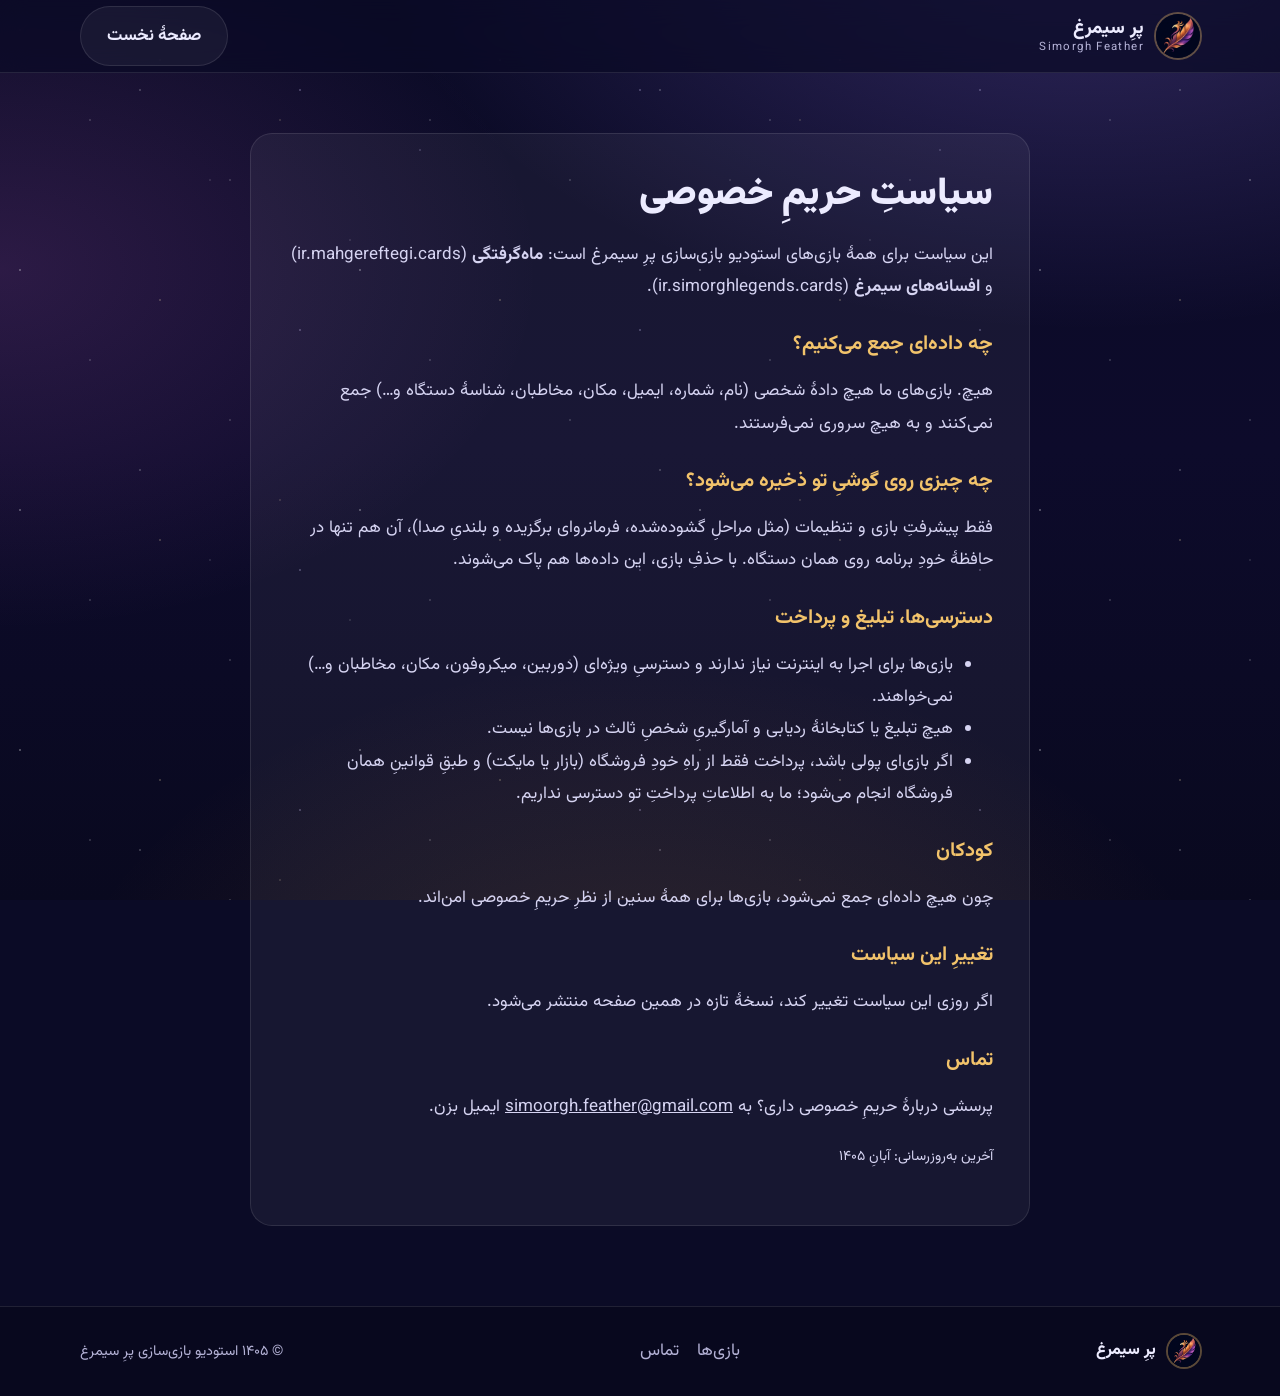
<file: privacy.html>
<!doctype html>
<html lang="fa" dir="rtl">
<head>
  <meta charset="utf-8">
  <meta name="viewport" content="width=device-width,initial-scale=1,viewport-fit=cover">
  <title>حریمِ خصوصی | استودیو پرِ سیمرغ</title>
  <meta name="description" content="سیاستِ حریمِ خصوصیِ بازی‌های استودیو پرِ سیمرغ: ماه‌گرفتگی و افسانه‌های سیمرغ.">
  <meta name="theme-color" content="#0b0b26">
  <link rel="icon" type="image/png" sizes="32x32" href="assets/img/favicon-32.png">
  <link rel="stylesheet" href="assets/css/style.css">
</head>
<body>
  <div class="sky" aria-hidden="true"></div>
  <header class="nav">
    <div class="wrap nav-row">
      <a class="brand" href="./" aria-label="بازگشت به صفحهٔ نخست"><img src="assets/img/studio-logo.webp" width="44" height="44" alt=""><span><b>پرِ سیمرغ</b><small>Simorgh Feather</small></span></a>
      <a class="btn btn-ghost" href="./">صفحهٔ نخست</a>
    </div>
  </header>
  <main class="page">
    <div class="wrap">
      <article>
        <h1>سیاستِ حریمِ خصوصی</h1>
        <p>این سیاست برای همهٔ بازی‌های استودیو بازی‌سازی پرِ سیمرغ است: <b>ماه‌گرفتگی</b> (ir.mahgereftegi.cards) و <b>افسانه‌های سیمرغ</b> (ir.simorghlegends.cards).</p>

        <h2>چه داده‌ای جمع می‌کنیم؟</h2>
        <p>هیچ. بازی‌های ما هیچ دادهٔ شخصی (نام، شماره، ایمیل، مکان، مخاطبان، شناسهٔ دستگاه و…) جمع نمی‌کنند و به هیچ سروری نمی‌فرستند.</p>

        <h2>چه چیزی روی گوشیِ تو ذخیره می‌شود؟</h2>
        <p>فقط پیشرفتِ بازی و تنظیمات (مثل مراحلِ گشوده‌شده، فرمانروای برگزیده و بلندیِ صدا)، آن هم تنها در حافظهٔ خودِ برنامه روی همان دستگاه. با حذفِ بازی، این داده‌ها هم پاک می‌شوند.</p>

        <h2>دسترسی‌ها، تبلیغ و پرداخت</h2>
        <ul>
          <li>بازی‌ها برای اجرا به اینترنت نیاز ندارند و دسترسیِ ویژه‌ای (دوربین، میکروفون، مکان، مخاطبان و…) نمی‌خواهند.</li>
          <li>هیچ تبلیغ یا کتابخانهٔ ردیابی و آمارگیریِ شخصِ ثالث در بازی‌ها نیست.</li>
          <li>اگر بازی‌ای پولی باشد، پرداخت فقط از راهِ خودِ فروشگاه (بازار یا مایکت) و طبقِ قوانینِ همان فروشگاه انجام می‌شود؛ ما به اطلاعاتِ پرداختِ تو دسترسی نداریم.</li>
        </ul>

        <h2>کودکان</h2>
        <p>چون هیچ داده‌ای جمع نمی‌شود، بازی‌ها برای همهٔ سنین از نظرِ حریمِ خصوصی امن‌اند.</p>

        <h2>تغییرِ این سیاست</h2>
        <p>اگر روزی این سیاست تغییر کند، نسخهٔ تازه در همین صفحه منتشر می‌شود.</p>

        <h2>تماس</h2>
        <p>پرسشی دربارهٔ حریمِ خصوصی داری؟ به <a href="mailto:simoorgh.feather@gmail.com" dir="ltr">simoorgh.feather@gmail.com</a> ایمیل بزن.</p>
        <p><small>آخرین به‌روزرسانی: آبانِ ۱۴۰۵</small></p>
      </article>
    </div>
  </main>
  <footer class="footer">
    <div class="wrap footer-row">
      <div class="brand small"><img src="assets/img/studio-logo.webp" width="32" height="32" alt=""><span><b>پرِ سیمرغ</b></span></div>
      <nav aria-label="پیوندهای پایینی"><a href="./#games">بازی‌ها</a><a href="./#contact">تماس</a></nav>
      <p>© ۱۴۰۵ استودیو بازی‌سازی پرِ سیمرغ</p>
    </div>
  </footer>
</body>
</html>
</file>
<file: assets/css/style.css>
@font-face{font-family:"Vazirmatn";src:url("../fonts/Vazirmatn.woff2") format("woff2");font-weight:100 900;font-display:swap}
:root{
  --bg:#0b0b26;--bg2:#121238;--panel:rgba(255,255,255,.05);--panel-b:rgba(255,255,255,.1);
  --text:#ecebff;--muted:#b4b2d6;--gold:#f2c36b;--gold2:#e08a3c;--violet:#9b7bff;--pink:#d46ad8;
  --radius:22px;--wrap:1160px;--shadow:0 24px 60px rgba(0,0,0,.45)
}
*{box-sizing:border-box}
html{scroll-behavior:smooth;scroll-padding-top:84px;-webkit-text-size-adjust:100%}
body{margin:0;font-family:"Vazirmatn",Tahoma,sans-serif;background:var(--bg);color:var(--text);line-height:1.9;font-size:17px;overflow-x:hidden}
img{max-width:100%;height:auto;display:block}
a{color:inherit}
h1,h2,h3{line-height:1.35;margin:0}
.wrap{max-width:var(--wrap);margin:0 auto;padding:0 20px}
.skip{position:absolute;inset-inline-start:12px;top:-60px;background:var(--gold);color:#201400;padding:8px 14px;border-radius:10px;z-index:100}
.skip:focus{top:12px}
:focus-visible{outline:2px solid var(--gold);outline-offset:3px;border-radius:8px}

/* sky */
.sky{position:fixed;inset:0;z-index:-1;background:
  radial-gradient(1200px 700px at 85% -10%,rgba(155,123,255,.28),transparent 60%),
  radial-gradient(900px 600px at 0% 30%,rgba(212,106,216,.16),transparent 60%),
  radial-gradient(1000px 700px at 50% 120%,rgba(224,138,60,.14),transparent 60%),
  linear-gradient(180deg,#0b0b26,#0d0b2b 50%,#09091f)}
.sky::before,.sky::after{content:"";position:absolute;inset:0;background-image:
  radial-gradient(1.5px 1.5px at 20px 30px,#fff,transparent),radial-gradient(1px 1px at 90px 120px,#fff,transparent),
  radial-gradient(1.2px 1.2px at 160px 60px,#ffe9b8,transparent),radial-gradient(1px 1px at 230px 180px,#fff,transparent),
  radial-gradient(1.4px 1.4px at 300px 90px,#d9ccff,transparent);background-size:340px 240px;opacity:.5}
.sky::after{background-size:520px 380px;background-position:120px 60px;opacity:.35;animation:twinkle 6s ease-in-out infinite alternate}
@keyframes twinkle{to{opacity:.12}}

/* nav */
.nav{position:sticky;top:0;z-index:50;backdrop-filter:blur(14px);-webkit-backdrop-filter:blur(14px);background:rgba(11,11,38,.72);border-bottom:1px solid var(--panel-b)}
.nav-row{display:flex;align-items:center;justify-content:space-between;height:72px;gap:16px}
.brand{display:flex;align-items:center;gap:12px;text-decoration:none}
.brand img{border-radius:50%;box-shadow:0 0 0 2px rgba(242,195,107,.35)}
.brand span{display:flex;flex-direction:column;line-height:1.25}
.brand b{font-size:1.15rem;font-weight:800}
.brand small{font-size:.72rem;color:var(--muted);letter-spacing:.12em;direction:ltr;text-align:right}
.menu{display:flex;gap:6px;align-items:center}
.menu a{text-decoration:none;color:var(--muted);padding:8px 14px;border-radius:999px;font-weight:500;transition:.2s}
.menu a:hover{color:var(--text);background:var(--panel)}
.menu .menu-cta{color:#201400;background:linear-gradient(135deg,var(--gold),var(--gold2));font-weight:700}
.menu .menu-cta:hover{color:#201400;filter:brightness(1.08);background:linear-gradient(135deg,var(--gold),var(--gold2))}
.menu-toggle{display:none;background:var(--panel);border:1px solid var(--panel-b);border-radius:12px;width:46px;height:46px;padding:12px;cursor:pointer;flex-direction:column;justify-content:space-between}
.menu-toggle span{display:block;height:2px;background:var(--text);border-radius:2px;transition:.25s}
.menu-toggle[aria-expanded=true] span:nth-child(1){transform:translateY(9px) rotate(45deg)}
.menu-toggle[aria-expanded=true] span:nth-child(2){opacity:0}
.menu-toggle[aria-expanded=true] span:nth-child(3){transform:translateY(-9px) rotate(-45deg)}

/* buttons */
.btn{display:inline-flex;align-items:center;justify-content:center;gap:8px;padding:13px 26px;border-radius:999px;font:inherit;font-weight:700;text-decoration:none;cursor:pointer;border:1px solid transparent;transition:transform .2s,filter .2s,background .2s}
.btn:hover{transform:translateY(-2px)}
.btn-gold{color:#201400;background:linear-gradient(135deg,var(--gold),var(--gold2));box-shadow:0 10px 30px rgba(224,138,60,.3)}
.btn-gold:hover{filter:brightness(1.08)}
.btn-ghost{color:var(--text);background:var(--panel);border-color:var(--panel-b)}
.btn-ghost:hover{background:rgba(255,255,255,.1)}

/* hero */
.hero{padding:72px 0 40px}
.hero-grid{display:grid;grid-template-columns:1.1fr .9fr;align-items:center;gap:40px}
.eyebrow{color:var(--gold);font-weight:700;font-size:.95rem;margin:0 0 10px;letter-spacing:.02em}
.eyebrow::before{content:"";display:inline-block;width:26px;height:2px;background:currentColor;vertical-align:middle;margin-inline-end:10px;border-radius:2px}
h1{font-size:clamp(2.1rem,5vw,3.6rem);font-weight:900}
.gold{background:linear-gradient(90deg,var(--gold),#ffd99a 40%,var(--gold2));-webkit-background-clip:text;background-clip:text;color:transparent}
.lead{color:var(--muted);font-size:1.12rem;max-width:36em;margin:20px 0 28px}
.lead b{color:var(--text)}
.hero-actions{display:flex;gap:12px;flex-wrap:wrap}
.hero-facts{display:flex;gap:14px;list-style:none;padding:0;margin:36px 0 0;flex-wrap:wrap}
.hero-facts li{background:var(--panel);border:1px solid var(--panel-b);border-radius:16px;padding:10px 18px;display:flex;flex-direction:column;line-height:1.5;min-width:110px}
.hero-facts b{font-size:1.5rem;color:var(--gold)}
.hero-facts span{color:var(--muted);font-size:.88rem}
.hero-art{position:relative;display:grid;place-items:center;aspect-ratio:1}
.hero-logo{width:min(88%,420px);border-radius:50%;box-shadow:0 0 0 1px rgba(242,195,107,.25),0 0 90px rgba(155,123,255,.45),0 0 160px rgba(224,138,60,.25);animation:float 7s ease-in-out infinite}
.orbit{position:absolute;inset:2%;border-radius:50%;border:1px dashed rgba(242,195,107,.3);animation:spin 60s linear infinite}
.orbit::before{content:"";position:absolute;top:-6px;left:50%;width:12px;height:12px;border-radius:50%;background:var(--gold);box-shadow:0 0 18px var(--gold)}
@keyframes float{50%{transform:translateY(-12px)}}
@keyframes spin{to{transform:rotate(360deg)}}

/* sections */
.section{padding:80px 0}
.section-head{text-align:center;max-width:720px;margin:0 auto 44px}
.section-head h2,.game h2,.contact h2{font-size:clamp(1.7rem,3.6vw,2.5rem);font-weight:900}
.section-head p:last-child{color:var(--muted)}
.game-cards{display:grid;grid-template-columns:1fr 1fr;gap:20px}
.game-card{--accent:var(--gold);display:flex;align-items:center;gap:18px;padding:20px;border-radius:var(--radius);text-decoration:none;background:linear-gradient(135deg,rgba(255,255,255,.07),rgba(255,255,255,.02));border:1px solid var(--panel-b);transition:.25s;position:relative;overflow:hidden}
.game-card::after{content:"";position:absolute;inset:auto -30% -60% auto;width:240px;height:240px;border-radius:50%;background:var(--accent);opacity:.12;filter:blur(40px)}
.game-card:hover{transform:translateY(-4px);border-color:var(--accent)}
.game-card img{width:84px;height:84px;border-radius:20px;box-shadow:0 10px 24px rgba(0,0,0,.4)}
.game-card h3{font-size:1.3rem}
.game-card p{margin:2px 0 0;color:var(--muted);font-size:.95rem}
.game-card .arrow{margin-inline-start:auto;font-size:1.4rem;color:var(--accent)}

/* game blocks */
.game{padding:70px 0;position:relative}
.game-eclipse{background:linear-gradient(180deg,transparent,rgba(80,70,200,.12) 30%,rgba(80,70,200,.12) 70%,transparent)}
.game-simorgh{background:linear-gradient(180deg,transparent,rgba(224,138,60,.1) 30%,rgba(224,138,60,.08) 70%,transparent)}
.game-grid{display:grid;grid-template-columns:1fr 1fr;gap:48px;align-items:center}
.game-grid.reverse .game-info{order:2}
.game-title{display:flex;align-items:center;gap:16px;margin-bottom:14px}
.game-title img{width:80px;height:80px;border-radius:20px;box-shadow:0 12px 30px rgba(0,0,0,.45)}
.latin{margin:0;color:var(--muted);letter-spacing:.16em;font-size:.8rem;direction:ltr;text-align:right}
.tags{display:flex;flex-wrap:wrap;gap:8px;list-style:none;padding:0;margin:0 0 16px}
.tags li{font-size:.82rem;padding:3px 12px;border-radius:999px;background:var(--panel);border:1px solid var(--panel-b);color:var(--muted)}
.game-info>p{color:#d6d4f2}
.factions{display:grid;gap:10px;margin:20px 0}
.faction{display:flex;flex-direction:column;padding:12px 16px;border-radius:14px;background:var(--panel);border-inline-start:3px solid var(--f);line-height:1.6}
.faction b{color:var(--f)}
.faction span{color:var(--muted);font-size:.92rem}
.features{list-style:none;padding:0;margin:18px 0 26px;display:grid;gap:8px}
.features li{position:relative;padding-inline-start:28px;color:#d6d4f2}
.features li::before{content:"✦";position:absolute;inset-inline-start:0;color:var(--gold);font-size:.9rem;top:.2em}
.stores{display:flex;gap:12px;flex-wrap:wrap}
.store{display:inline-flex;align-items:center;gap:12px;padding:10px 20px 10px 22px;border-radius:16px;text-decoration:none;min-width:170px;transition:.2s;border:1px solid transparent}
.store svg{width:30px;height:30px;flex:none}
.store span{display:flex;flex-direction:column;line-height:1.3}
.store small{font-size:.75rem;opacity:.85}
.store b{font-size:1.2rem;font-weight:800}
.store-bazaar{background:linear-gradient(135deg,#2fbf71,#1f9a58);color:#fff;box-shadow:0 10px 26px rgba(47,191,113,.28)}
.store-myket{background:linear-gradient(135deg,#3b82f6,#2563eb);color:#fff;box-shadow:0 10px 26px rgba(59,130,246,.28)}
.store:hover{transform:translateY(-3px);filter:brightness(1.07)}
.shots{display:grid;grid-template-columns:repeat(4,1fr);gap:14px}
.shot{padding:0;border:0;background:none;cursor:zoom-in;border-radius:18px;overflow:hidden;box-shadow:var(--shadow);outline-offset:4px;transition:transform .3s}
.shot:nth-child(even){transform:translateY(28px)}
.shot:hover{transform:translateY(-6px)}
.shot:nth-child(even):hover{transform:translateY(20px)}
.shot img{aspect-ratio:1/2;object-fit:cover;width:100%}
.simorgh-banner{height:clamp(200px,32vw,420px);margin:0 auto 50px;max-width:var(--wrap);border-radius:var(--radius);background:url("../img/simorgh-cover.webp") center 35%/cover;box-shadow:var(--shadow);position:relative;width:calc(100% - 40px)}
.simorgh-banner::after{content:"";position:absolute;inset:0;border-radius:inherit;box-shadow:inset 0 0 0 1px rgba(242,195,107,.3)}

/* values */
.values{display:grid;grid-template-columns:repeat(4,1fr);gap:18px}
.value{padding:26px 22px;border-radius:var(--radius);background:linear-gradient(160deg,rgba(255,255,255,.07),rgba(255,255,255,.02));border:1px solid var(--panel-b)}
.vicon{display:grid;place-items:center;width:48px;height:48px;border-radius:14px;background:linear-gradient(135deg,rgba(242,195,107,.25),rgba(155,123,255,.25));color:var(--gold);font-size:1.4rem;margin-bottom:14px}
.value h3{font-size:1.12rem;margin-bottom:6px}
.value p{margin:0;color:var(--muted);font-size:.95rem}

/* contact */
.contact-card{display:grid;grid-template-columns:1.2fr 1fr;gap:36px;align-items:center;padding:44px;border-radius:28px;background:linear-gradient(135deg,rgba(155,123,255,.18),rgba(224,138,60,.12));border:1px solid rgba(242,195,107,.25);box-shadow:var(--shadow)}
.contact-card p{color:#d6d4f2}
.mail-box{background:rgba(11,11,38,.6);border:1px solid var(--panel-b);border-radius:20px;padding:24px;text-align:center}
.mail{display:block;font-size:clamp(1rem,2.4vw,1.3rem);font-weight:700;color:var(--gold);text-decoration:none;word-break:break-all;margin-bottom:16px}
.mail:hover{text-decoration:underline}
.mail-actions{display:flex;gap:10px;justify-content:center;flex-wrap:wrap}
.copy-done{min-height:1.6em;margin:10px 0 0;font-size:.9rem;color:#7be0a6}

/* footer */
.footer{border-top:1px solid var(--panel-b);padding:28px 0 calc(28px + env(safe-area-inset-bottom));margin-top:40px;background:rgba(0,0,0,.2)}
.footer-row{display:flex;align-items:center;justify-content:space-between;gap:16px;flex-wrap:wrap}
.footer nav{display:flex;gap:18px}
.footer a{color:var(--muted);text-decoration:none}
.footer a:hover{color:var(--text)}
.footer p{margin:0;color:var(--muted);font-size:.9rem}
.brand.small b{font-size:1rem}

/* lightbox */
.lightbox{position:fixed;inset:0;z-index:100;background:rgba(5,5,20,.92);display:grid;place-items:center;padding:20px}
.lightbox[hidden]{display:none}
.lightbox img{max-height:88vh;max-width:min(92vw,480px);border-radius:18px;box-shadow:var(--shadow)}
.lb-close,.lb-nav{position:absolute;background:var(--panel);border:1px solid var(--panel-b);color:var(--text);border-radius:50%;width:52px;height:52px;font-size:1.8rem;cursor:pointer;display:grid;place-items:center;line-height:1}
.lb-close{top:16px;left:16px}
.lb-prev{right:16px;top:50%;transform:translateY(-50%)}
.lb-next{left:16px;top:50%;transform:translateY(-50%)}

/* reveal */
.reveal{opacity:0;transform:translateY(24px);transition:opacity .7s ease,transform .7s ease}
.reveal.in{opacity:1;transform:none}
.no-js .reveal{opacity:1;transform:none}

/* privacy / 404 pages */
.page{padding:60px 0 40px}
.page article{max-width:780px;margin:0 auto;background:var(--panel);border:1px solid var(--panel-b);border-radius:var(--radius);padding:36px}
.page h1{font-size:clamp(1.7rem,4vw,2.4rem);margin-bottom:10px}
.page h2{font-size:1.25rem;margin:28px 0 8px;color:var(--gold)}
.page p,.page li{color:#d6d4f2}
.center{text-align:center}

/* responsive */
@media (max-width:980px){
  .hero-grid,.game-grid,.contact-card{grid-template-columns:1fr}
  .hero{padding-top:40px}
  .hero-art{order:-1;max-width:340px;margin:0 auto;width:100%}
  .game-grid.reverse .game-info{order:0}
  .values{grid-template-columns:1fr 1fr}
  .contact-card{padding:28px}
}
@media (max-width:820px){
  .menu-toggle{display:flex}
  .menu{position:absolute;top:72px;left:0;right:0;flex-direction:column;align-items:stretch;gap:4px;padding:12px 16px 18px;background:rgba(11,11,38,.97);border-bottom:1px solid var(--panel-b);display:none}
  .menu.open{display:flex}
  .menu a{padding:12px 16px}
  .game-cards{grid-template-columns:1fr}
}
@media (max-width:640px){
  body{font-size:16px}
  .wrap{padding:0 16px}
  .section{padding:56px 0}
  .shots{grid-template-columns:repeat(4,62%);overflow-x:auto;scroll-snap-type:x mandatory;padding:6px 2px 34px;margin:0 -16px;padding-inline:16px;scrollbar-width:none}
  .shots::-webkit-scrollbar{display:none}
  .shot{scroll-snap-align:center}
  .shot:nth-child(even){transform:none}
  .shot:nth-child(even):hover,.shot:hover{transform:none}
  .values{grid-template-columns:1fr}
  .store{flex:1;min-width:0;justify-content:center}
  .simorgh-banner{width:calc(100% - 32px);margin-bottom:34px}
  .footer-row{flex-direction:column;text-align:center}
  .hero{padding:24px 0 20px}
  .hero-art{max-width:230px}
  .hero-actions .btn{flex:1}
  .page article{padding:24px}
  .lb-prev,.lb-next{top:auto;bottom:20px;transform:none}
}
@media (prefers-reduced-motion:reduce){
  *,*::before,*::after{animation:none!important;transition:none!important}
  html{scroll-behavior:auto}
  .reveal{opacity:1;transform:none}
}

/* ---------- engine page / tools ---------- */
code{font-family:Consolas,"Cascadia Mono",monospace;font-size:.88em;background:rgba(255,255,255,.08);padding:1px 6px;border-radius:6px;direction:ltr;unicode-bidi:isolate}
.dl-meta{margin:14px 0 0;color:var(--muted);font-size:.9rem}
.muted{color:var(--muted)}
.engine-page .hero-logo{filter:drop-shadow(0 20px 50px rgba(242,140,60,.35))}
#features .values{grid-template-columns:repeat(3,1fr)}
.vicon{font-family:"Vazirmatn",system-ui,sans-serif}
.wide-shots{display:grid;grid-template-columns:1fr 1fr;gap:20px}
.shot.wide,.shot.wide:nth-child(even){transform:none}
.shot.wide:hover{transform:translateY(-4px)}
.shot.wide img{aspect-ratio:16/9}
.install-steps{margin-top:34px;padding:28px 32px;border-radius:var(--radius);background:linear-gradient(160deg,rgba(255,255,255,.07),rgba(255,255,255,.02));border:1px solid var(--panel-b)}
.install-steps h3{font-size:1.2rem;margin-bottom:8px;color:var(--gold)}
.install-steps ol{margin:0;padding-inline-start:22px;color:#d6d4f2}
.install-steps li{margin:6px 0}
.install-steps p{margin:10px 0 0;font-size:.92rem}
.game-duel{background:linear-gradient(180deg,transparent,rgba(242,120,50,.11) 30%,rgba(242,120,50,.08) 70%,transparent)}
.game-duel .shot img{aspect-ratio:9/16}
.store-apk{background:linear-gradient(135deg,#f2b84b,#e0782c);color:#1d1205;box-shadow:0 10px 26px rgba(242,150,60,.3)}
.apk-help{margin-top:16px;padding:12px 18px;border-radius:16px;background:rgba(255,255,255,.04);border:1px solid var(--panel-b);color:#d6d4f2;font-size:.95rem}
.apk-help summary{cursor:pointer;font-weight:700;color:var(--text)}
.apk-help ol{margin:8px 0 0;padding-inline-start:22px}
.te-grid{display:grid;grid-template-columns:repeat(3,1fr);gap:18px}
.te-card{padding:26px 24px;border-radius:var(--radius);background:linear-gradient(160deg,rgba(88,201,139,.1),rgba(255,255,255,.02));border:1px solid var(--panel-b)}
.te-card h3{font-size:1.15rem;margin-bottom:10px;color:#8fe3b4}
.te-card .features{margin:0}
.te-note{margin:26px auto 0;text-align:center;color:var(--muted);max-width:680px}
.tool-cards{display:grid;grid-template-columns:1fr 1fr;gap:20px}
@media (max-width:980px){
  #features .values,.te-grid{grid-template-columns:1fr 1fr}
}
@media (max-width:820px){
  .wide-shots,.tool-cards{grid-template-columns:1fr}
}
@media (max-width:640px){
  #features .values,.te-grid{grid-template-columns:1fr}
  .install-steps{padding:22px 20px}
}
.origin{display:grid;grid-template-columns:1fr auto 1.15fr;gap:22px;align-items:stretch}
.origin-card{padding:30px 28px;border-radius:var(--radius);background:linear-gradient(160deg,rgba(255,255,255,.07),rgba(255,255,255,.02));border:1px solid var(--panel-b)}
.origin-card.akhgar{background:linear-gradient(160deg,rgba(242,140,60,.16),rgba(155,123,255,.08));border-color:rgba(242,195,107,.3)}
.origin-card h3{font-size:1.35rem;margin:6px 0 10px}
.origin-card p{color:#d6d4f2;margin:0 0 10px}
.origin-card .features{margin:0}
.origin-card .features li{margin:8px 0}
.origin-tag{display:inline-block;font-size:.8rem;padding:2px 12px;border-radius:99px;background:rgba(255,255,255,.08);color:var(--muted)}
.origin-card.akhgar .origin-tag{background:rgba(242,195,107,.18);color:var(--gold)}
.origin-arrow{align-self:center;font-size:2.2rem;color:var(--gold)}
.wide-fig{margin:0}
.wide-fig figcaption{margin-top:10px;text-align:center;color:var(--muted);font-size:.92rem}
@media (max-width:980px){
  .origin{grid-template-columns:1fr}
  .origin-arrow{transform:rotate(-90deg);justify-self:center;line-height:1}
}
</file>
